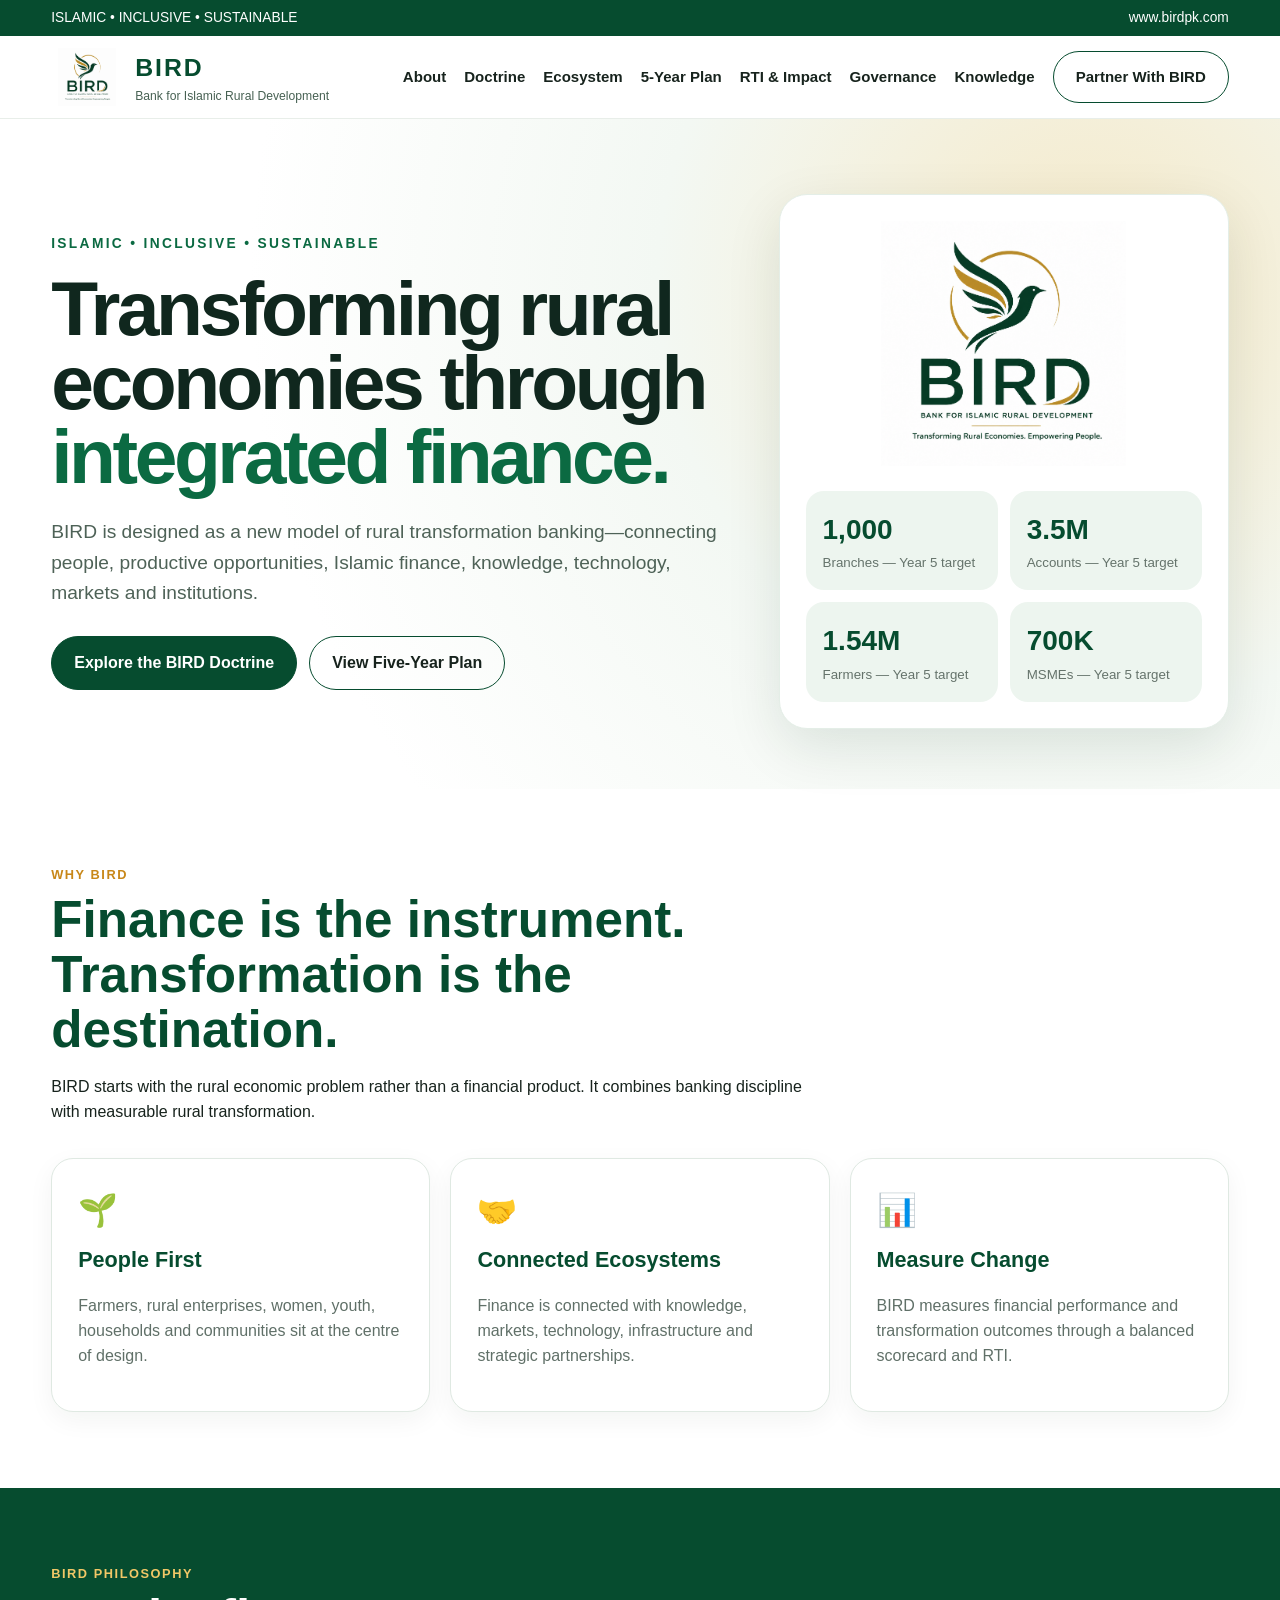
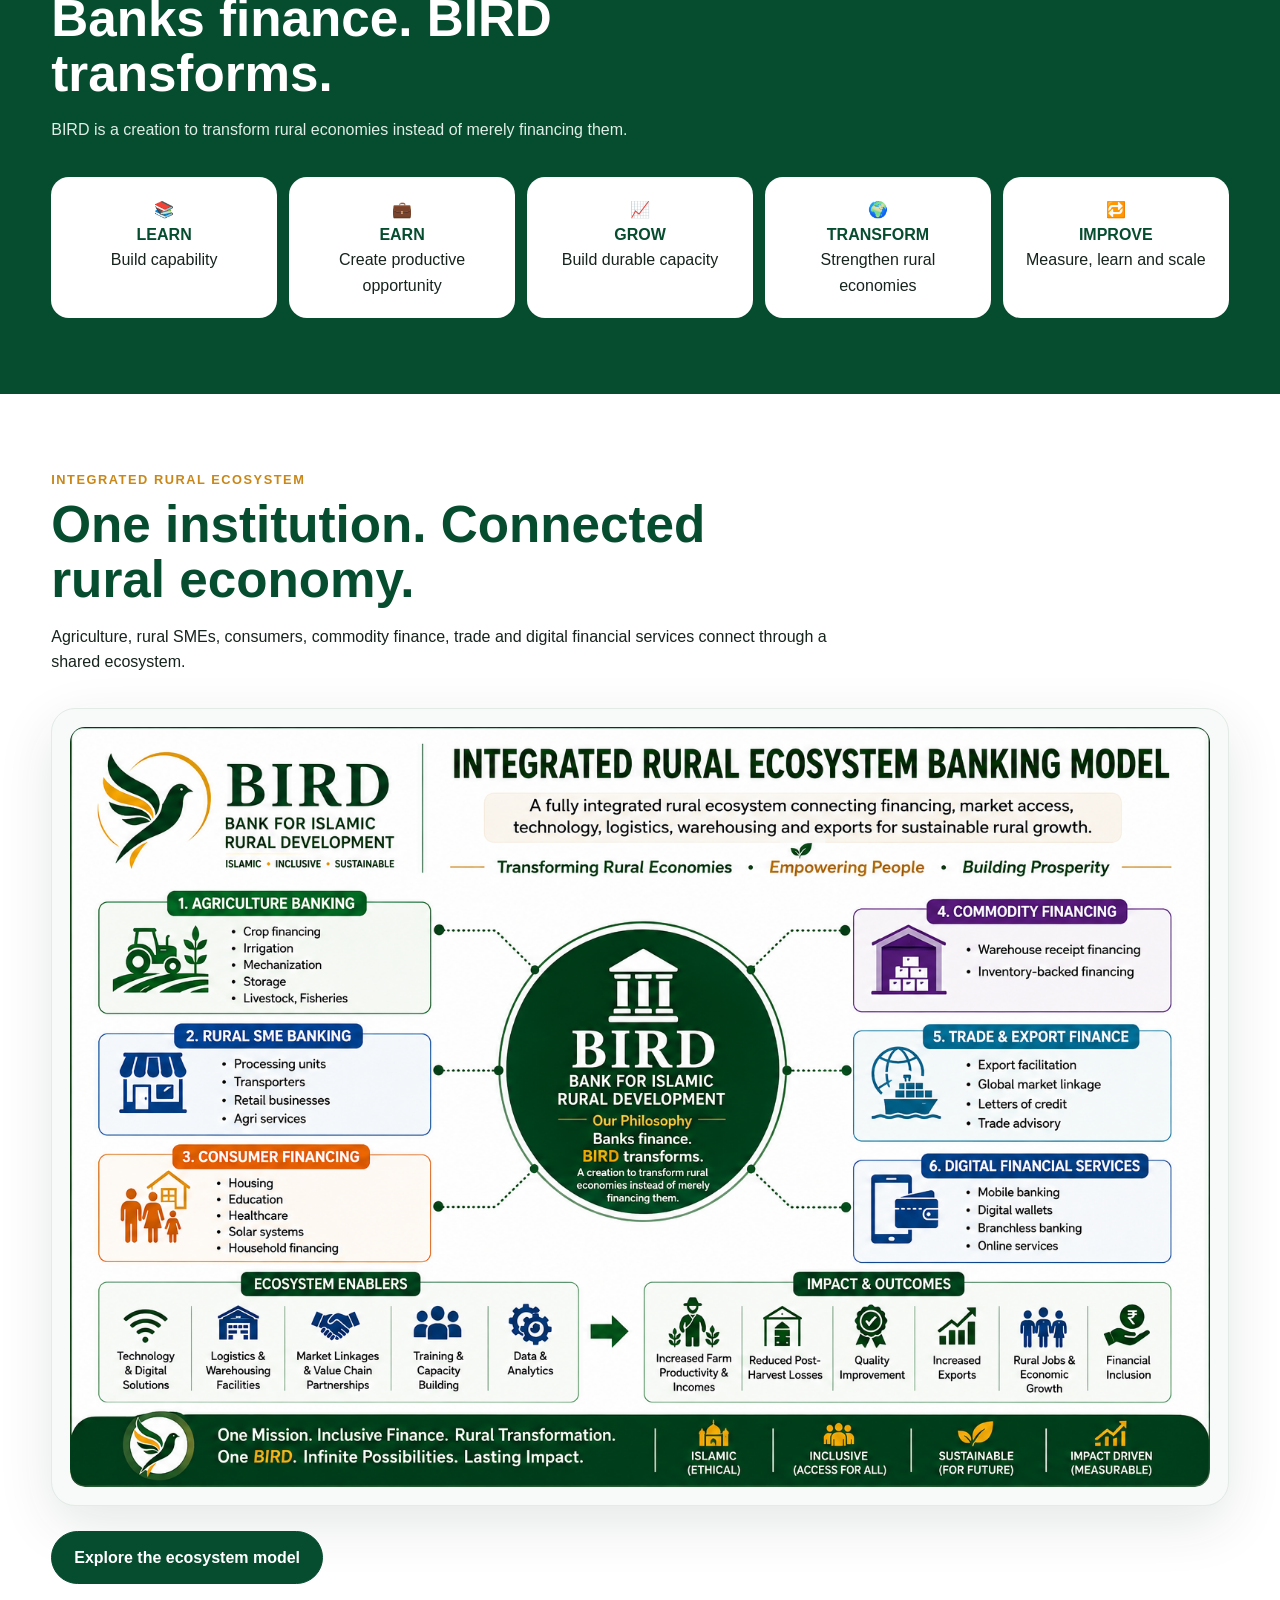
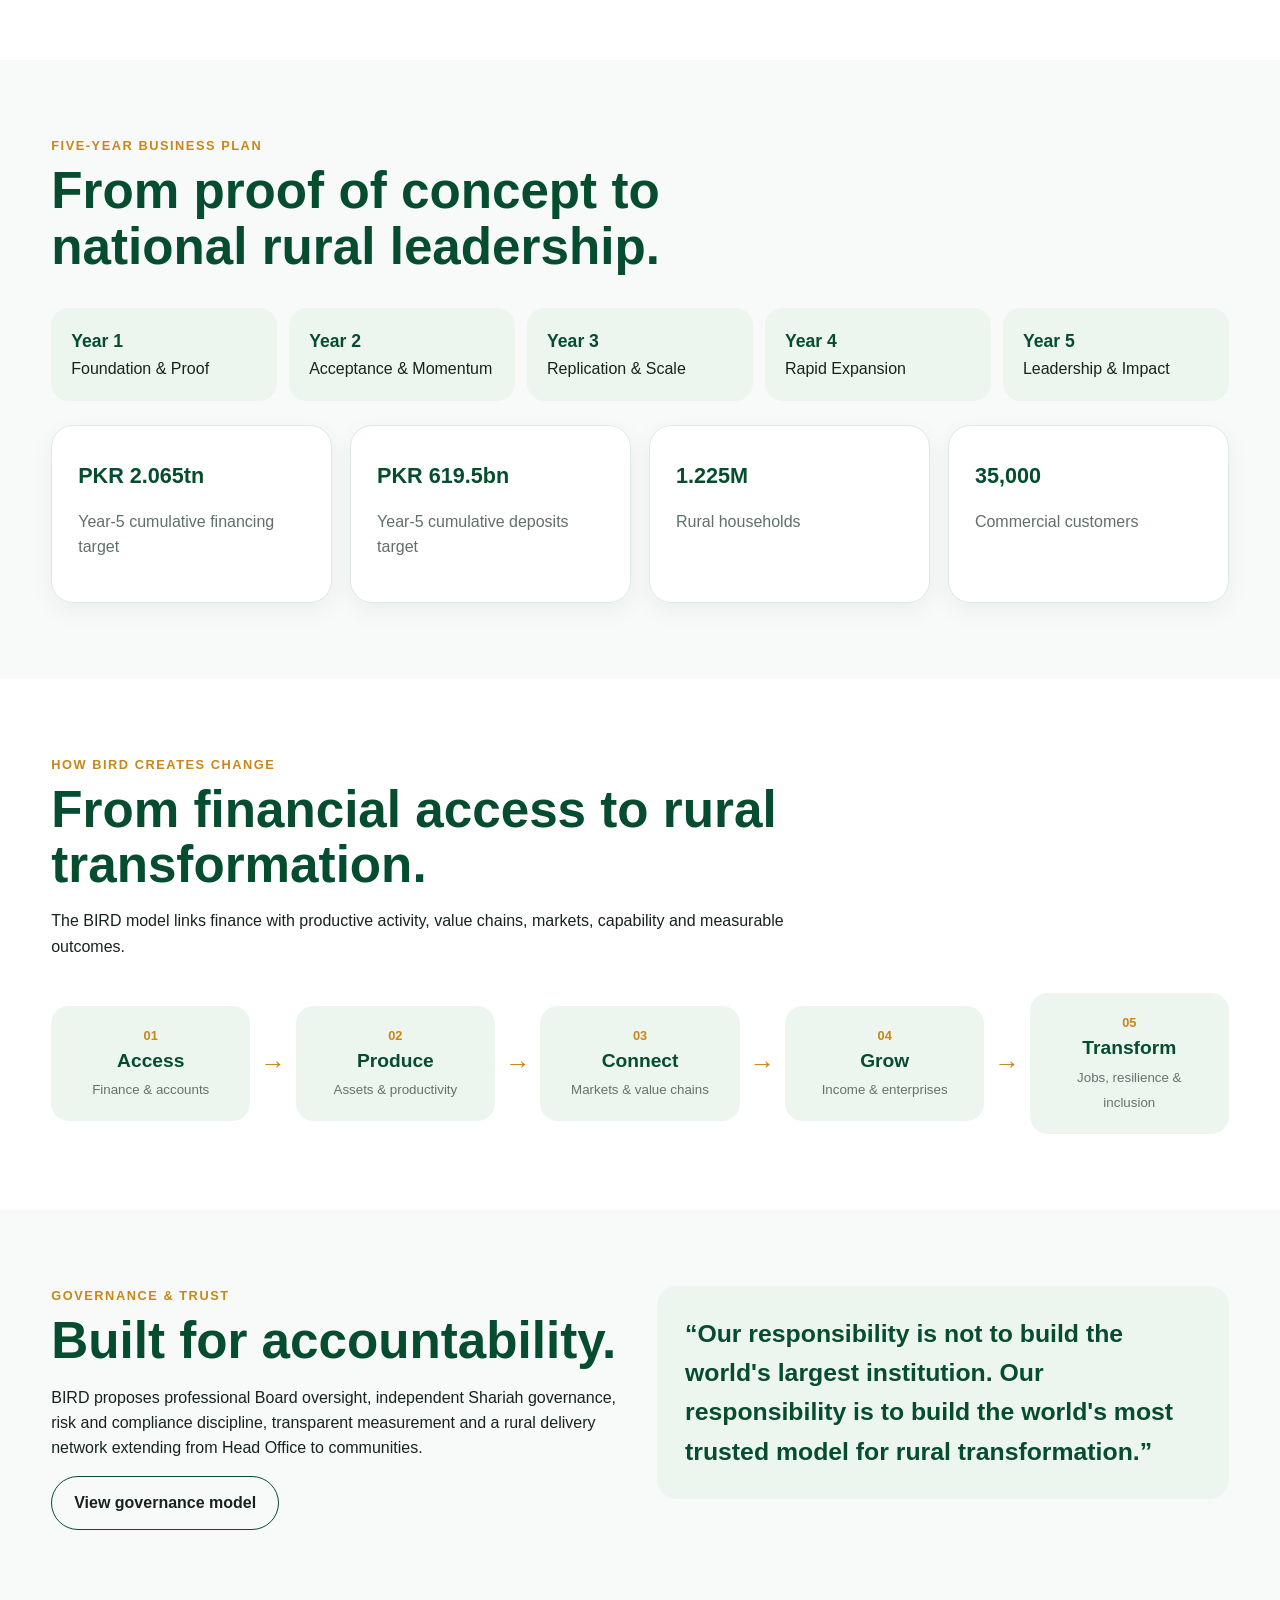
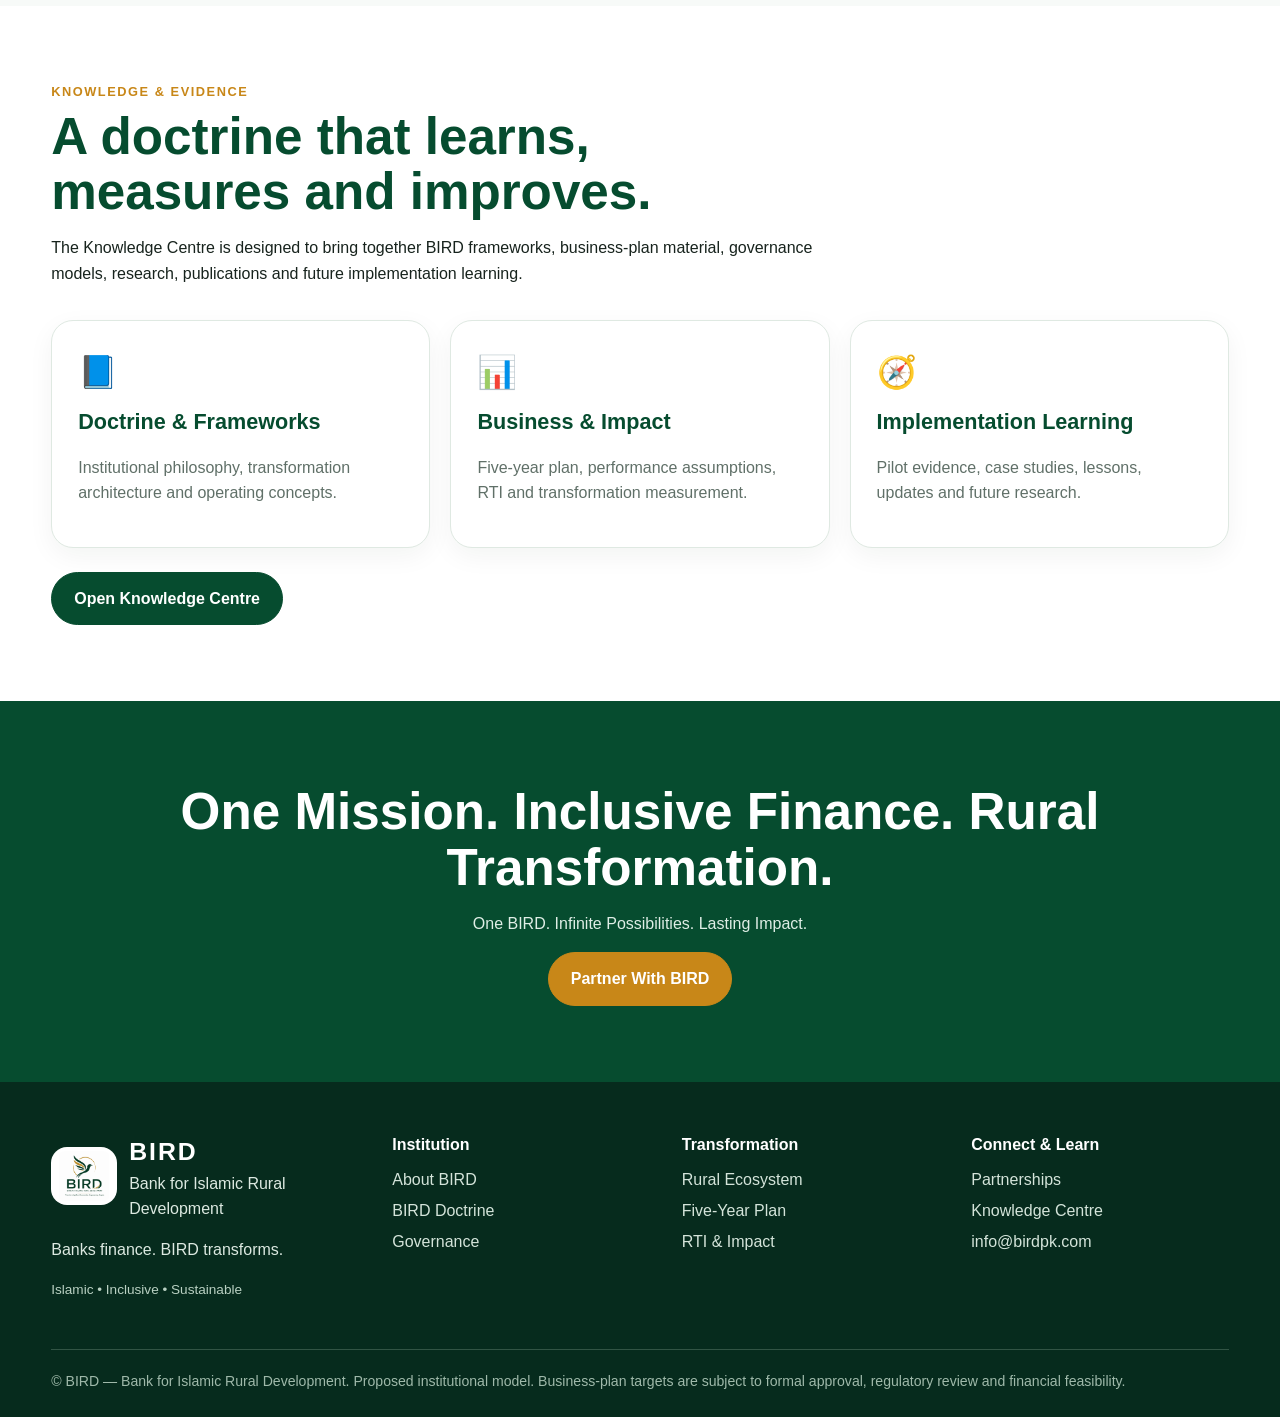
<file: index.html>
<!doctype html><html lang="en"><head><meta charset="utf-8"><meta name="viewport" content="width=device-width,initial-scale=1">
<title>Home | BIRD</title><meta name="description" content="BIRD — Bank for Islamic Rural Development"><link rel="stylesheet" href="styles.css"></head>
<body>
<div class="topbar"><div class="container"><span>ISLAMIC • INCLUSIVE • SUSTAINABLE</span><span>www.birdpk.com</span></div></div>
<header><div class="container nav">
<a class="brand" href="index.html"><img src="assets/bird-logo.png" alt="BIRD logo"><div><div class="brand-title">BIRD</div><div class="brand-sub">Bank for Islamic Rural Development</div></div></a>
<nav id="mainNav">
<a href="about.html">About</a><a href="doctrine.html">Doctrine</a><a href="ecosystem.html">Ecosystem</a>
<a href="five-year-plan.html">5-Year Plan</a><a href="impact.html">RTI & Impact</a><a href="governance.html">Governance</a>
<a href="knowledge.html">Knowledge</a>
<a class="btn" href="partnerships.html">Partner With BIRD</a>
</nav><button class="mobile-toggle" aria-label="Open menu" aria-expanded="false">MENU</button></div></header>

<main>
<section class="hero"><div class="container hero-grid">
<div><div class="kicker">Islamic • Inclusive • Sustainable</div>
<h1>Transforming rural economies through <span>integrated finance.</span></h1>
<p class="lead">BIRD is designed as a new model of rural transformation banking—connecting people, productive opportunities, Islamic finance, knowledge, technology, markets and institutions.</p>
<div style="display:flex;gap:12px;flex-wrap:wrap;margin-top:28px"><a class="btn primary" href="doctrine.html">Explore the BIRD Doctrine</a><a class="btn" href="five-year-plan.html">View Five-Year Plan</a></div>
</div>
<div class="hero-card"><img src="assets/bird-logo.png" alt="BIRD bird symbol and wordmark">
<div class="stats"><div class="stat"><b>1,000</b><small>Branches — Year 5 target</small></div><div class="stat"><b>3.5M</b><small>Accounts — Year 5 target</small></div><div class="stat"><b>1.54M</b><small>Farmers — Year 5 target</small></div><div class="stat"><b>700K</b><small>MSMEs — Year 5 target</small></div></div>
</div></div></section>

<section><div class="container"><div class="section-head"><div class="eyebrow">Why BIRD</div><h2>Finance is the instrument. Transformation is the destination.</h2><p>BIRD starts with the rural economic problem rather than a financial product. It combines banking discipline with measurable rural transformation.</p></div>
<div class="grid-3">
<div class="card"><div class="icon">🌱</div><h3>People First</h3><p>Farmers, rural enterprises, women, youth, households and communities sit at the centre of design.</p></div>
<div class="card"><div class="icon">🤝</div><h3>Connected Ecosystems</h3><p>Finance is connected with knowledge, markets, technology, infrastructure and strategic partnerships.</p></div>
<div class="card"><div class="icon">📊</div><h3>Measure Change</h3><p>BIRD measures financial performance and transformation outcomes through a balanced scorecard and RTI.</p></div>
</div></div></section>

<section class="band"><div class="container"><div class="section-head"><div class="eyebrow" style="color:#f1c767">BIRD Philosophy</div><h2>Banks finance. BIRD transforms.</h2><p>BIRD is a creation to transform rural economies instead of merely financing them.</p></div>
<div class="pillars"><div class="pillar">📚<strong>LEARN</strong>Build capability</div><div class="pillar">💼<strong>EARN</strong>Create productive opportunity</div><div class="pillar">📈<strong>GROW</strong>Build durable capacity</div><div class="pillar">🌍<strong>TRANSFORM</strong>Strengthen rural economies</div><div class="pillar">🔁<strong>IMPROVE</strong>Measure, learn and scale</div></div></div></section>

<section><div class="container"><div class="section-head"><div class="eyebrow">Integrated Rural Ecosystem</div><h2>One institution. Connected rural economy.</h2><p>Agriculture, rural SMEs, consumers, commodity finance, trade and digital financial services connect through a shared ecosystem.</p></div>
<div class="infographic"><img src="assets/ecosystem-model.png" alt="BIRD Integrated Rural Ecosystem Banking Model"></div>
<div style="margin-top:25px"><a class="btn primary" href="ecosystem.html">Explore the ecosystem model</a></div></div></section>

<section style="background:#f7faf8"><div class="container"><div class="section-head"><div class="eyebrow">Five-Year Business Plan</div><h2>From proof of concept to national rural leadership.</h2></div>
<div class="process"><div class="step"><b>Year 1</b><br>Foundation & Proof</div><div class="step"><b>Year 2</b><br>Acceptance & Momentum</div><div class="step"><b>Year 3</b><br>Replication & Scale</div><div class="step"><b>Year 4</b><br>Rapid Expansion</div><div class="step"><b>Year 5</b><br>Leadership & Impact</div></div>
<div class="grid-4" style="margin-top:24px"><div class="card"><h3>PKR 2.065tn</h3><p>Year-5 cumulative financing target</p></div><div class="card"><h3>PKR 619.5bn</h3><p>Year-5 cumulative deposits target</p></div><div class="card"><h3>1.225M</h3><p>Rural households</p></div><div class="card"><h3>35,000</h3><p>Commercial customers</p></div></div>
</div></section>

<section><div class="container"><div class="section-head"><div class="eyebrow">How BIRD Creates Change</div><h2>From financial access to rural transformation.</h2><p>The BIRD model links finance with productive activity, value chains, markets, capability and measurable outcomes.</p></div>
<div class="transformation-strip">
<div><span>01</span><strong>Access</strong><small>Finance & accounts</small></div><b>→</b>
<div><span>02</span><strong>Produce</strong><small>Assets & productivity</small></div><b>→</b>
<div><span>03</span><strong>Connect</strong><small>Markets & value chains</small></div><b>→</b>
<div><span>04</span><strong>Grow</strong><small>Income & enterprises</small></div><b>→</b>
<div><span>05</span><strong>Transform</strong><small>Jobs, resilience & inclusion</small></div>
</div></div></section>

<section class="soft-section"><div class="container"><div class="two-col"><div><div class="eyebrow">Governance & Trust</div><h2>Built for accountability.</h2><p>BIRD proposes professional Board oversight, independent Shariah governance, risk and compliance discipline, transparent measurement and a rural delivery network extending from Head Office to communities.</p><a class="btn" href="governance.html">View governance model</a></div><div class="quote">“Our responsibility is not to build the world's largest institution. Our responsibility is to build the world's most trusted model for rural transformation.”</div></div></div></section>

<section><div class="container"><div class="section-head"><div class="eyebrow">Knowledge & Evidence</div><h2>A doctrine that learns, measures and improves.</h2><p>The Knowledge Centre is designed to bring together BIRD frameworks, business-plan material, governance models, research, publications and future implementation learning.</p></div>
<div class="grid-3"><div class="card"><div class="icon">📘</div><h3>Doctrine & Frameworks</h3><p>Institutional philosophy, transformation architecture and operating concepts.</p></div><div class="card"><div class="icon">📊</div><h3>Business & Impact</h3><p>Five-year plan, performance assumptions, RTI and transformation measurement.</p></div><div class="card"><div class="icon">🧭</div><h3>Implementation Learning</h3><p>Pilot evidence, case studies, lessons, updates and future research.</p></div></div>
<div style="margin-top:24px"><a class="btn primary" href="knowledge.html">Open Knowledge Centre</a></div></div></section>

<section class="band"><div class="container" style="text-align:center"><h2>One Mission. Inclusive Finance. Rural Transformation.</h2><p>One BIRD. Infinite Possibilities. Lasting Impact.</p><a class="btn gold" href="partnerships.html">Partner With BIRD</a></div></section>
</main>

<footer><div class="container">
<div class="footer-grid">
<div><div class="brand"><img src="assets/bird-logo.png" alt="BIRD logo"><div><div class="brand-title" style="color:white">BIRD</div><div>Bank for Islamic Rural Development</div></div></div>
<p>Banks finance. BIRD transforms.</p><p class="footer-note">Islamic • Inclusive • Sustainable</p></div>
<div><h4>Institution</h4><a href="about.html">About BIRD</a><a href="doctrine.html">BIRD Doctrine</a><a href="governance.html">Governance</a></div>
<div><h4>Transformation</h4><a href="ecosystem.html">Rural Ecosystem</a><a href="five-year-plan.html">Five-Year Plan</a><a href="impact.html">RTI & Impact</a></div>
<div><h4>Connect & Learn</h4><a href="partnerships.html">Partnerships</a><a href="knowledge.html">Knowledge Centre</a><a href="mailto:info@birdpk.com">info@birdpk.com</a></div>
</div><div class="copyright">© BIRD — Bank for Islamic Rural Development. Proposed institutional model. Business-plan targets are subject to formal approval, regulatory review and financial feasibility.</div>
</div></footer>
<script src="script.js"></script>
</body></html>
</file>
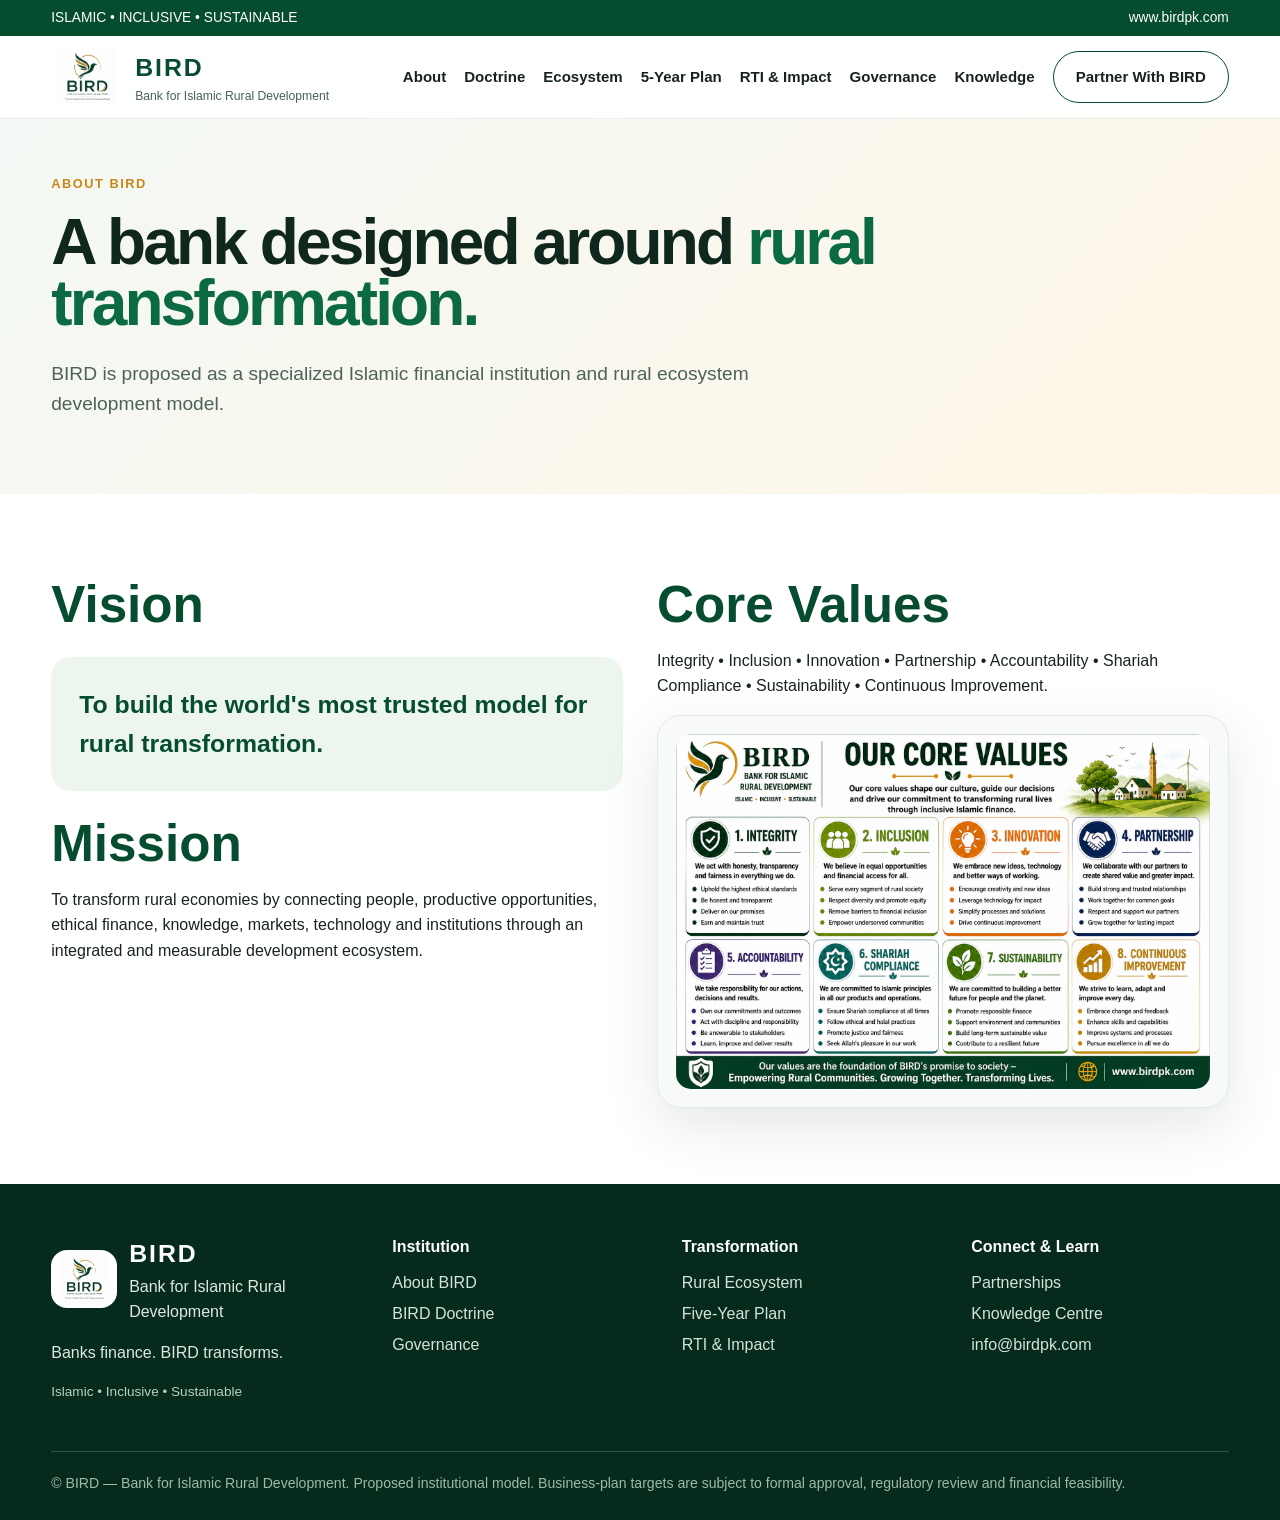
<file: about.html>
<!doctype html><html lang="en"><head><meta charset="utf-8"><meta name="viewport" content="width=device-width,initial-scale=1">
<title>About | BIRD</title><meta name="description" content="BIRD — Bank for Islamic Rural Development"><link rel="stylesheet" href="styles.css"></head>
<body>
<div class="topbar"><div class="container"><span>ISLAMIC • INCLUSIVE • SUSTAINABLE</span><span>www.birdpk.com</span></div></div>
<header><div class="container nav">
<a class="brand" href="index.html"><img src="assets/bird-logo.png" alt="BIRD logo"><div><div class="brand-title">BIRD</div><div class="brand-sub">Bank for Islamic Rural Development</div></div></a>
<nav id="mainNav">
<a href="about.html">About</a><a href="doctrine.html">Doctrine</a><a href="ecosystem.html">Ecosystem</a>
<a href="five-year-plan.html">5-Year Plan</a><a href="impact.html">RTI & Impact</a><a href="governance.html">Governance</a>
<a href="knowledge.html">Knowledge</a>
<a class="btn" href="partnerships.html">Partner With BIRD</a>
</nav><button class="mobile-toggle" aria-label="Open menu" aria-expanded="false">MENU</button></div></header>

<section class="page-hero"><div class="container"><div class="eyebrow">About BIRD</div><h1>A bank designed around <span>rural transformation.</span></h1><p class="lead">BIRD is proposed as a specialized Islamic financial institution and rural ecosystem development model.</p></div></section>
<section><div class="container two-col"><div><h2>Vision</h2><p class="quote">To build the world's most trusted model for rural transformation.</p><h2>Mission</h2><p>To transform rural economies by connecting people, productive opportunities, ethical finance, knowledge, markets, technology and institutions through an integrated and measurable development ecosystem.</p></div><div><h2>Core Values</h2><p>Integrity • Inclusion • Innovation • Partnership • Accountability • Shariah Compliance • Sustainability • Continuous Improvement.</p><div class="infographic"><img src="assets/core-values.png" alt="BIRD Core Values infographic"></div></div></div></section>

<footer><div class="container">
<div class="footer-grid">
<div><div class="brand"><img src="assets/bird-logo.png" alt="BIRD logo"><div><div class="brand-title" style="color:white">BIRD</div><div>Bank for Islamic Rural Development</div></div></div>
<p>Banks finance. BIRD transforms.</p><p class="footer-note">Islamic • Inclusive • Sustainable</p></div>
<div><h4>Institution</h4><a href="about.html">About BIRD</a><a href="doctrine.html">BIRD Doctrine</a><a href="governance.html">Governance</a></div>
<div><h4>Transformation</h4><a href="ecosystem.html">Rural Ecosystem</a><a href="five-year-plan.html">Five-Year Plan</a><a href="impact.html">RTI & Impact</a></div>
<div><h4>Connect & Learn</h4><a href="partnerships.html">Partnerships</a><a href="knowledge.html">Knowledge Centre</a><a href="mailto:info@birdpk.com">info@birdpk.com</a></div>
</div><div class="copyright">© BIRD — Bank for Islamic Rural Development. Proposed institutional model. Business-plan targets are subject to formal approval, regulatory review and financial feasibility.</div>
</div></footer>
<script src="script.js"></script>
</body></html>
</file>
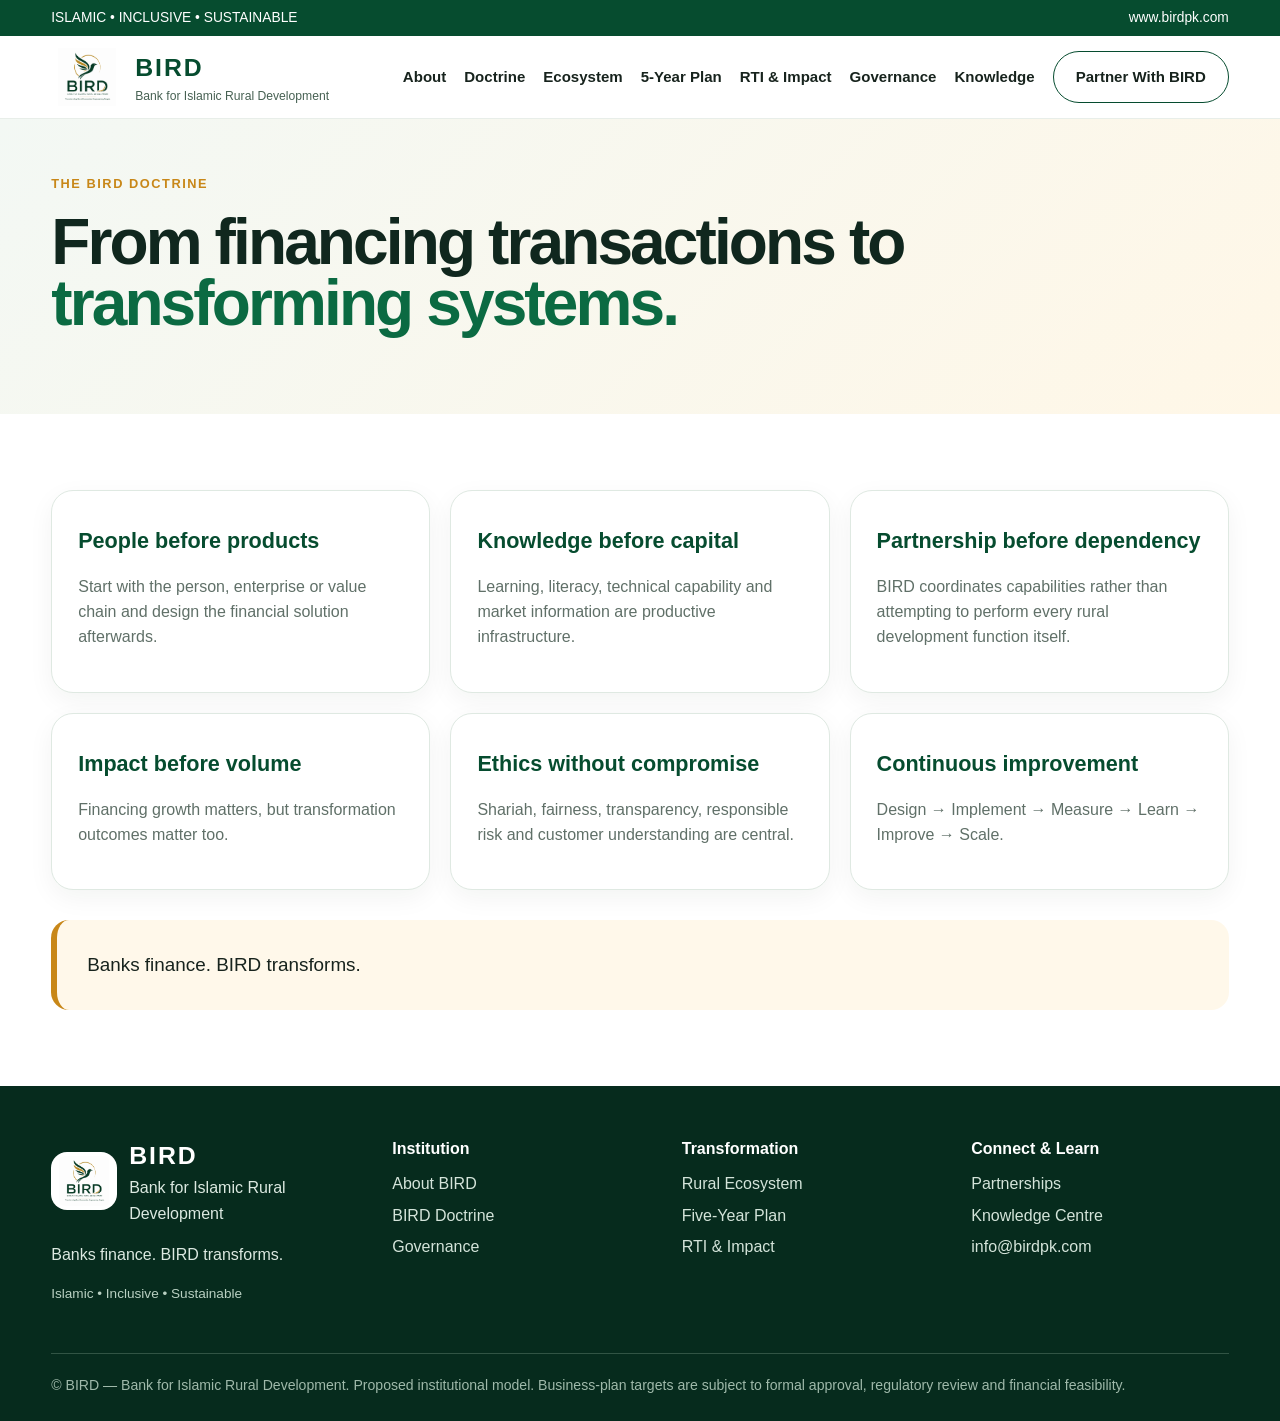
<file: doctrine.html>
<!doctype html><html lang="en"><head><meta charset="utf-8"><meta name="viewport" content="width=device-width,initial-scale=1">
<title>Doctrine | BIRD</title><meta name="description" content="BIRD — Bank for Islamic Rural Development"><link rel="stylesheet" href="styles.css"></head>
<body>
<div class="topbar"><div class="container"><span>ISLAMIC • INCLUSIVE • SUSTAINABLE</span><span>www.birdpk.com</span></div></div>
<header><div class="container nav">
<a class="brand" href="index.html"><img src="assets/bird-logo.png" alt="BIRD logo"><div><div class="brand-title">BIRD</div><div class="brand-sub">Bank for Islamic Rural Development</div></div></a>
<nav id="mainNav">
<a href="about.html">About</a><a href="doctrine.html">Doctrine</a><a href="ecosystem.html">Ecosystem</a>
<a href="five-year-plan.html">5-Year Plan</a><a href="impact.html">RTI & Impact</a><a href="governance.html">Governance</a>
<a href="knowledge.html">Knowledge</a>
<a class="btn" href="partnerships.html">Partner With BIRD</a>
</nav><button class="mobile-toggle" aria-label="Open menu" aria-expanded="false">MENU</button></div></header>

<section class="page-hero"><div class="container"><div class="eyebrow">The BIRD Doctrine</div><h1>From financing transactions to <span>transforming systems.</span></h1></div></section>
<section><div class="container"><div class="grid-3">
<div class="card"><h3>People before products</h3><p>Start with the person, enterprise or value chain and design the financial solution afterwards.</p></div>
<div class="card"><h3>Knowledge before capital</h3><p>Learning, literacy, technical capability and market information are productive infrastructure.</p></div>
<div class="card"><h3>Partnership before dependency</h3><p>BIRD coordinates capabilities rather than attempting to perform every rural development function itself.</p></div>
<div class="card"><h3>Impact before volume</h3><p>Financing growth matters, but transformation outcomes matter too.</p></div>
<div class="card"><h3>Ethics without compromise</h3><p>Shariah, fairness, transparency, responsible risk and customer understanding are central.</p></div>
<div class="card"><h3>Continuous improvement</h3><p>Design → Implement → Measure → Learn → Improve → Scale.</p></div>
</div><div class="callout" style="margin-top:30px">Banks finance. BIRD transforms.</div></div></section>

<footer><div class="container">
<div class="footer-grid">
<div><div class="brand"><img src="assets/bird-logo.png" alt="BIRD logo"><div><div class="brand-title" style="color:white">BIRD</div><div>Bank for Islamic Rural Development</div></div></div>
<p>Banks finance. BIRD transforms.</p><p class="footer-note">Islamic • Inclusive • Sustainable</p></div>
<div><h4>Institution</h4><a href="about.html">About BIRD</a><a href="doctrine.html">BIRD Doctrine</a><a href="governance.html">Governance</a></div>
<div><h4>Transformation</h4><a href="ecosystem.html">Rural Ecosystem</a><a href="five-year-plan.html">Five-Year Plan</a><a href="impact.html">RTI & Impact</a></div>
<div><h4>Connect & Learn</h4><a href="partnerships.html">Partnerships</a><a href="knowledge.html">Knowledge Centre</a><a href="mailto:info@birdpk.com">info@birdpk.com</a></div>
</div><div class="copyright">© BIRD — Bank for Islamic Rural Development. Proposed institutional model. Business-plan targets are subject to formal approval, regulatory review and financial feasibility.</div>
</div></footer>
<script src="script.js"></script>
</body></html>
</file>
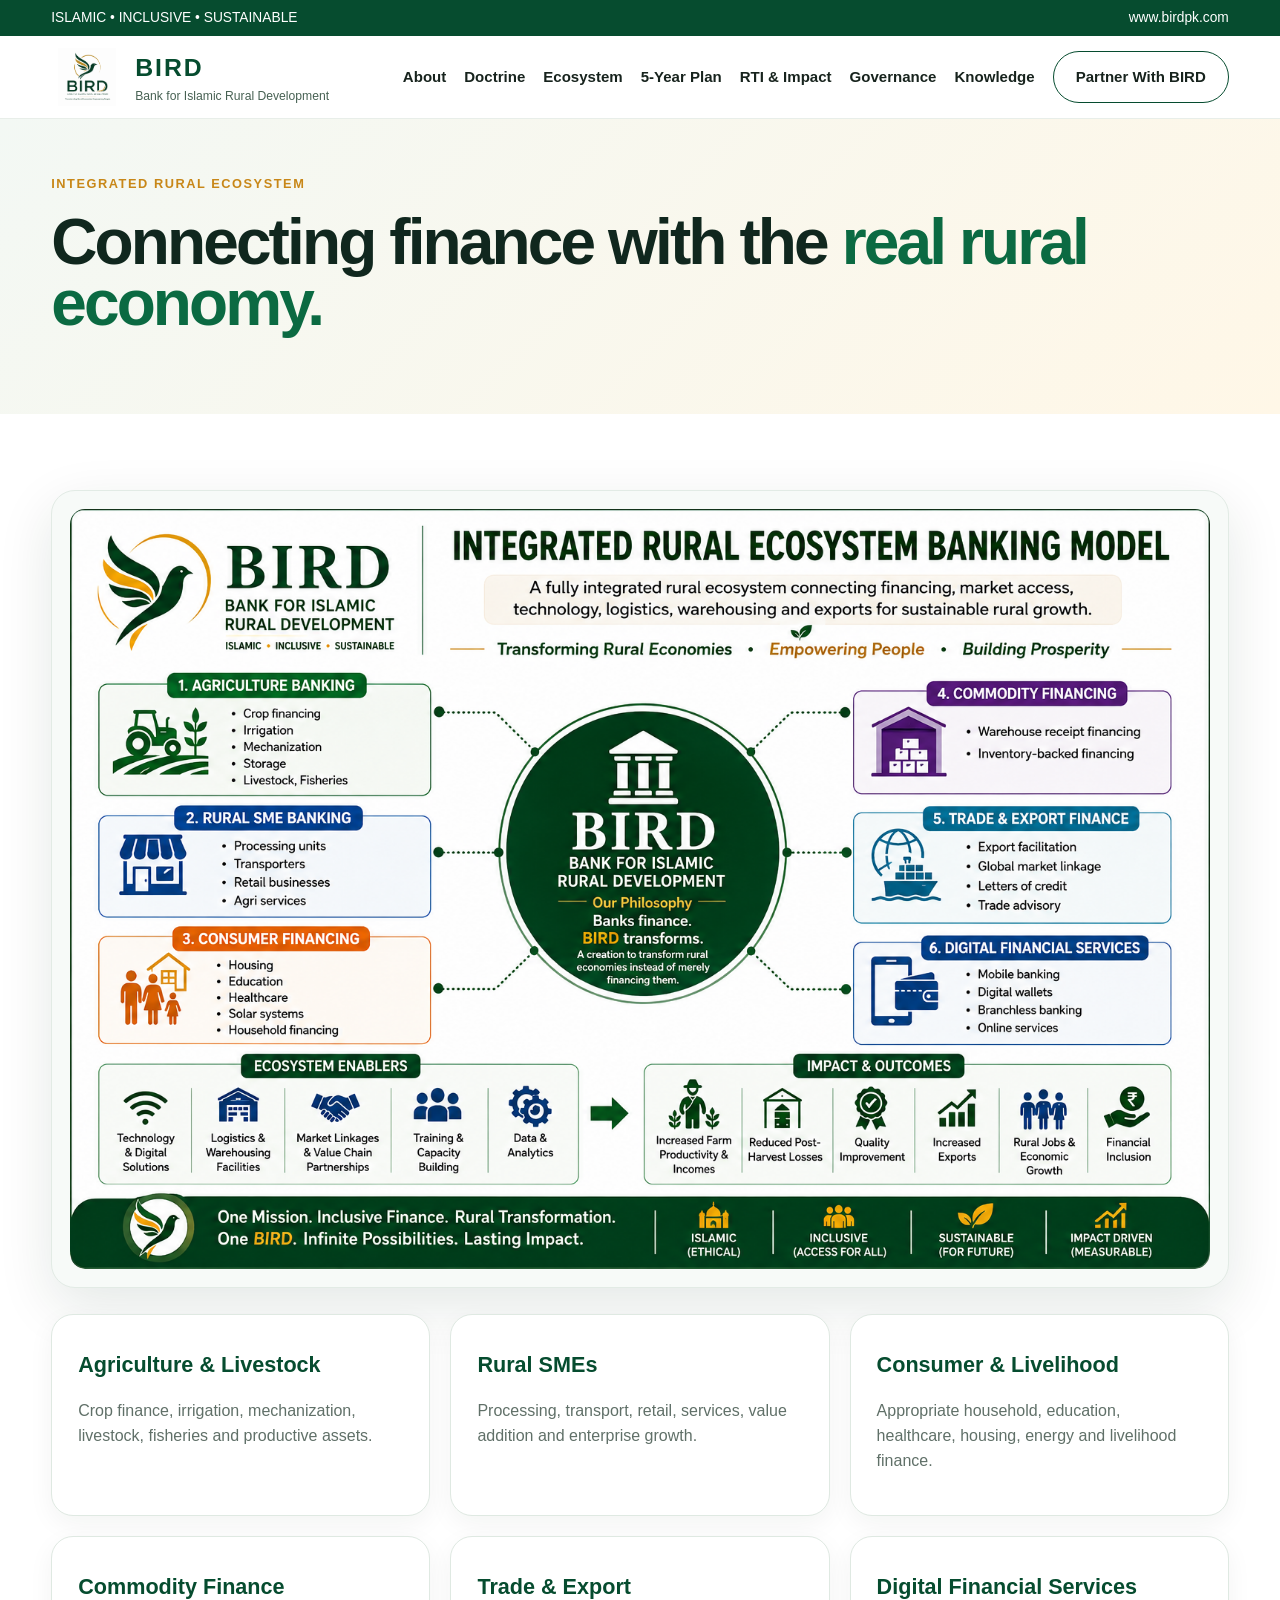
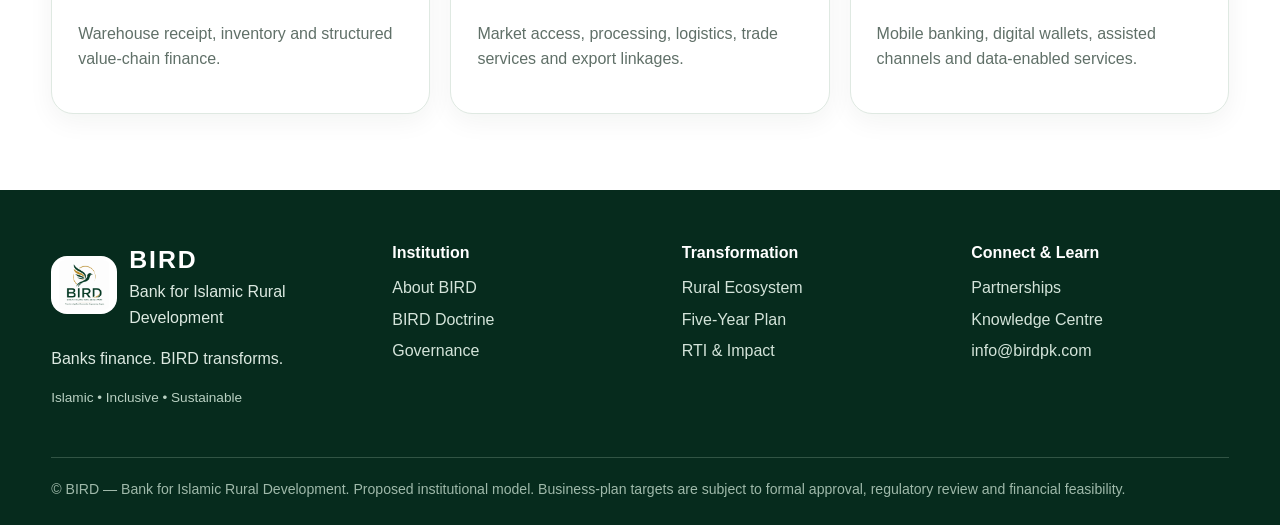
<file: ecosystem.html>
<!doctype html><html lang="en"><head><meta charset="utf-8"><meta name="viewport" content="width=device-width,initial-scale=1">
<title>Rural Ecosystem | BIRD</title><meta name="description" content="BIRD — Bank for Islamic Rural Development"><link rel="stylesheet" href="styles.css"></head>
<body>
<div class="topbar"><div class="container"><span>ISLAMIC • INCLUSIVE • SUSTAINABLE</span><span>www.birdpk.com</span></div></div>
<header><div class="container nav">
<a class="brand" href="index.html"><img src="assets/bird-logo.png" alt="BIRD logo"><div><div class="brand-title">BIRD</div><div class="brand-sub">Bank for Islamic Rural Development</div></div></a>
<nav id="mainNav">
<a href="about.html">About</a><a href="doctrine.html">Doctrine</a><a href="ecosystem.html">Ecosystem</a>
<a href="five-year-plan.html">5-Year Plan</a><a href="impact.html">RTI & Impact</a><a href="governance.html">Governance</a>
<a href="knowledge.html">Knowledge</a>
<a class="btn" href="partnerships.html">Partner With BIRD</a>
</nav><button class="mobile-toggle" aria-label="Open menu" aria-expanded="false">MENU</button></div></header>

<section class="page-hero"><div class="container"><div class="eyebrow">Integrated Rural Ecosystem</div><h1>Connecting finance with the <span>real rural economy.</span></h1></div></section>
<section><div class="container"><div class="infographic"><img src="assets/ecosystem-model.png" alt="Integrated Rural Ecosystem Banking Model"></div>
<div class="grid-3" style="margin-top:26px">
<div class="card"><h3>Agriculture & Livestock</h3><p>Crop finance, irrigation, mechanization, livestock, fisheries and productive assets.</p></div>
<div class="card"><h3>Rural SMEs</h3><p>Processing, transport, retail, services, value addition and enterprise growth.</p></div>
<div class="card"><h3>Consumer & Livelihood</h3><p>Appropriate household, education, healthcare, housing, energy and livelihood finance.</p></div>
<div class="card"><h3>Commodity Finance</h3><p>Warehouse receipt, inventory and structured value-chain finance.</p></div>
<div class="card"><h3>Trade & Export</h3><p>Market access, processing, logistics, trade services and export linkages.</p></div>
<div class="card"><h3>Digital Financial Services</h3><p>Mobile banking, digital wallets, assisted channels and data-enabled services.</p></div>
</div></div></section>

<footer><div class="container">
<div class="footer-grid">
<div><div class="brand"><img src="assets/bird-logo.png" alt="BIRD logo"><div><div class="brand-title" style="color:white">BIRD</div><div>Bank for Islamic Rural Development</div></div></div>
<p>Banks finance. BIRD transforms.</p><p class="footer-note">Islamic • Inclusive • Sustainable</p></div>
<div><h4>Institution</h4><a href="about.html">About BIRD</a><a href="doctrine.html">BIRD Doctrine</a><a href="governance.html">Governance</a></div>
<div><h4>Transformation</h4><a href="ecosystem.html">Rural Ecosystem</a><a href="five-year-plan.html">Five-Year Plan</a><a href="impact.html">RTI & Impact</a></div>
<div><h4>Connect & Learn</h4><a href="partnerships.html">Partnerships</a><a href="knowledge.html">Knowledge Centre</a><a href="mailto:info@birdpk.com">info@birdpk.com</a></div>
</div><div class="copyright">© BIRD — Bank for Islamic Rural Development. Proposed institutional model. Business-plan targets are subject to formal approval, regulatory review and financial feasibility.</div>
</div></footer>
<script src="script.js"></script>
</body></html>
</file>
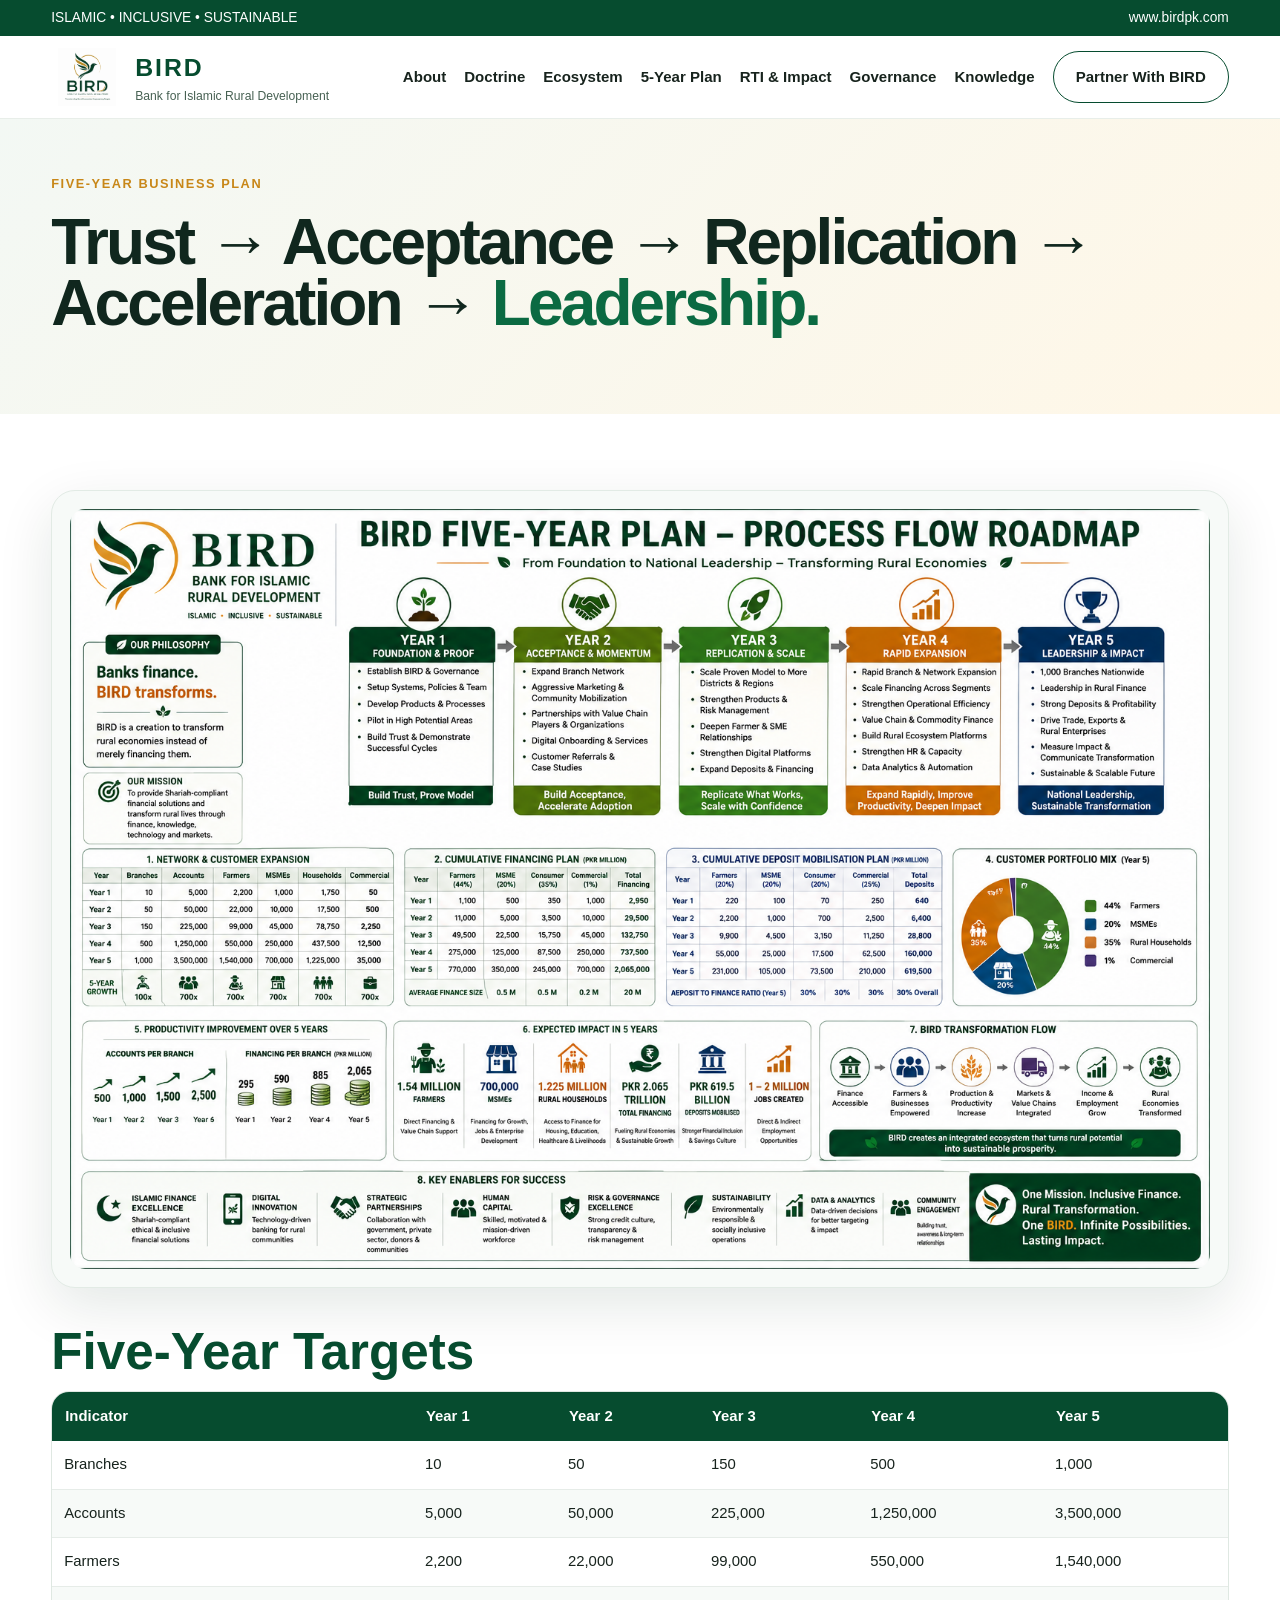
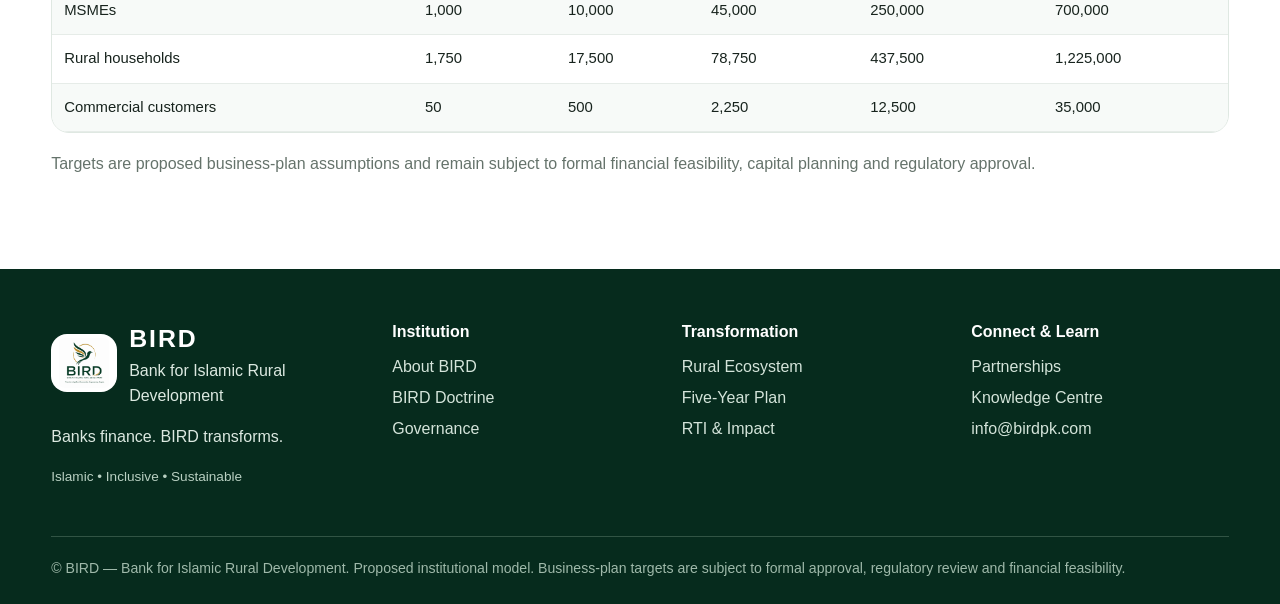
<file: five-year-plan.html>
<!doctype html><html lang="en"><head><meta charset="utf-8"><meta name="viewport" content="width=device-width,initial-scale=1">
<title>Five-Year Plan | BIRD</title><meta name="description" content="BIRD — Bank for Islamic Rural Development"><link rel="stylesheet" href="styles.css"></head>
<body>
<div class="topbar"><div class="container"><span>ISLAMIC • INCLUSIVE • SUSTAINABLE</span><span>www.birdpk.com</span></div></div>
<header><div class="container nav">
<a class="brand" href="index.html"><img src="assets/bird-logo.png" alt="BIRD logo"><div><div class="brand-title">BIRD</div><div class="brand-sub">Bank for Islamic Rural Development</div></div></a>
<nav id="mainNav">
<a href="about.html">About</a><a href="doctrine.html">Doctrine</a><a href="ecosystem.html">Ecosystem</a>
<a href="five-year-plan.html">5-Year Plan</a><a href="impact.html">RTI & Impact</a><a href="governance.html">Governance</a>
<a href="knowledge.html">Knowledge</a>
<a class="btn" href="partnerships.html">Partner With BIRD</a>
</nav><button class="mobile-toggle" aria-label="Open menu" aria-expanded="false">MENU</button></div></header>

<section class="page-hero"><div class="container"><div class="eyebrow">Five-Year Business Plan</div><h1>Trust → Acceptance → Replication → Acceleration → <span>Leadership.</span></h1></div></section>
<section><div class="container"><div class="infographic"><img src="assets/five-year-roadmap.png" alt="BIRD Five-Year Business Plan Process Flow"></div>
<h2 style="margin-top:36px">Five-Year Targets</h2>
<div class="table-wrap"><table><thead><tr><th>Indicator</th><th>Year 1</th><th>Year 2</th><th>Year 3</th><th>Year 4</th><th>Year 5</th></tr></thead>
<tbody>
<tr><td>Branches</td><td>10</td><td>50</td><td>150</td><td>500</td><td>1,000</td></tr>
<tr><td>Accounts</td><td>5,000</td><td>50,000</td><td>225,000</td><td>1,250,000</td><td>3,500,000</td></tr>
<tr><td>Farmers</td><td>2,200</td><td>22,000</td><td>99,000</td><td>550,000</td><td>1,540,000</td></tr>
<tr><td>MSMEs</td><td>1,000</td><td>10,000</td><td>45,000</td><td>250,000</td><td>700,000</td></tr>
<tr><td>Rural households</td><td>1,750</td><td>17,500</td><td>78,750</td><td>437,500</td><td>1,225,000</td></tr>
<tr><td>Commercial customers</td><td>50</td><td>500</td><td>2,250</td><td>12,500</td><td>35,000</td></tr>
</tbody></table></div>
<p style="margin-top:18px;color:#65736b">Targets are proposed business-plan assumptions and remain subject to formal financial feasibility, capital planning and regulatory approval.</p>
</div></section>

<footer><div class="container">
<div class="footer-grid">
<div><div class="brand"><img src="assets/bird-logo.png" alt="BIRD logo"><div><div class="brand-title" style="color:white">BIRD</div><div>Bank for Islamic Rural Development</div></div></div>
<p>Banks finance. BIRD transforms.</p><p class="footer-note">Islamic • Inclusive • Sustainable</p></div>
<div><h4>Institution</h4><a href="about.html">About BIRD</a><a href="doctrine.html">BIRD Doctrine</a><a href="governance.html">Governance</a></div>
<div><h4>Transformation</h4><a href="ecosystem.html">Rural Ecosystem</a><a href="five-year-plan.html">Five-Year Plan</a><a href="impact.html">RTI & Impact</a></div>
<div><h4>Connect & Learn</h4><a href="partnerships.html">Partnerships</a><a href="knowledge.html">Knowledge Centre</a><a href="mailto:info@birdpk.com">info@birdpk.com</a></div>
</div><div class="copyright">© BIRD — Bank for Islamic Rural Development. Proposed institutional model. Business-plan targets are subject to formal approval, regulatory review and financial feasibility.</div>
</div></footer>
<script src="script.js"></script>
</body></html>
</file>
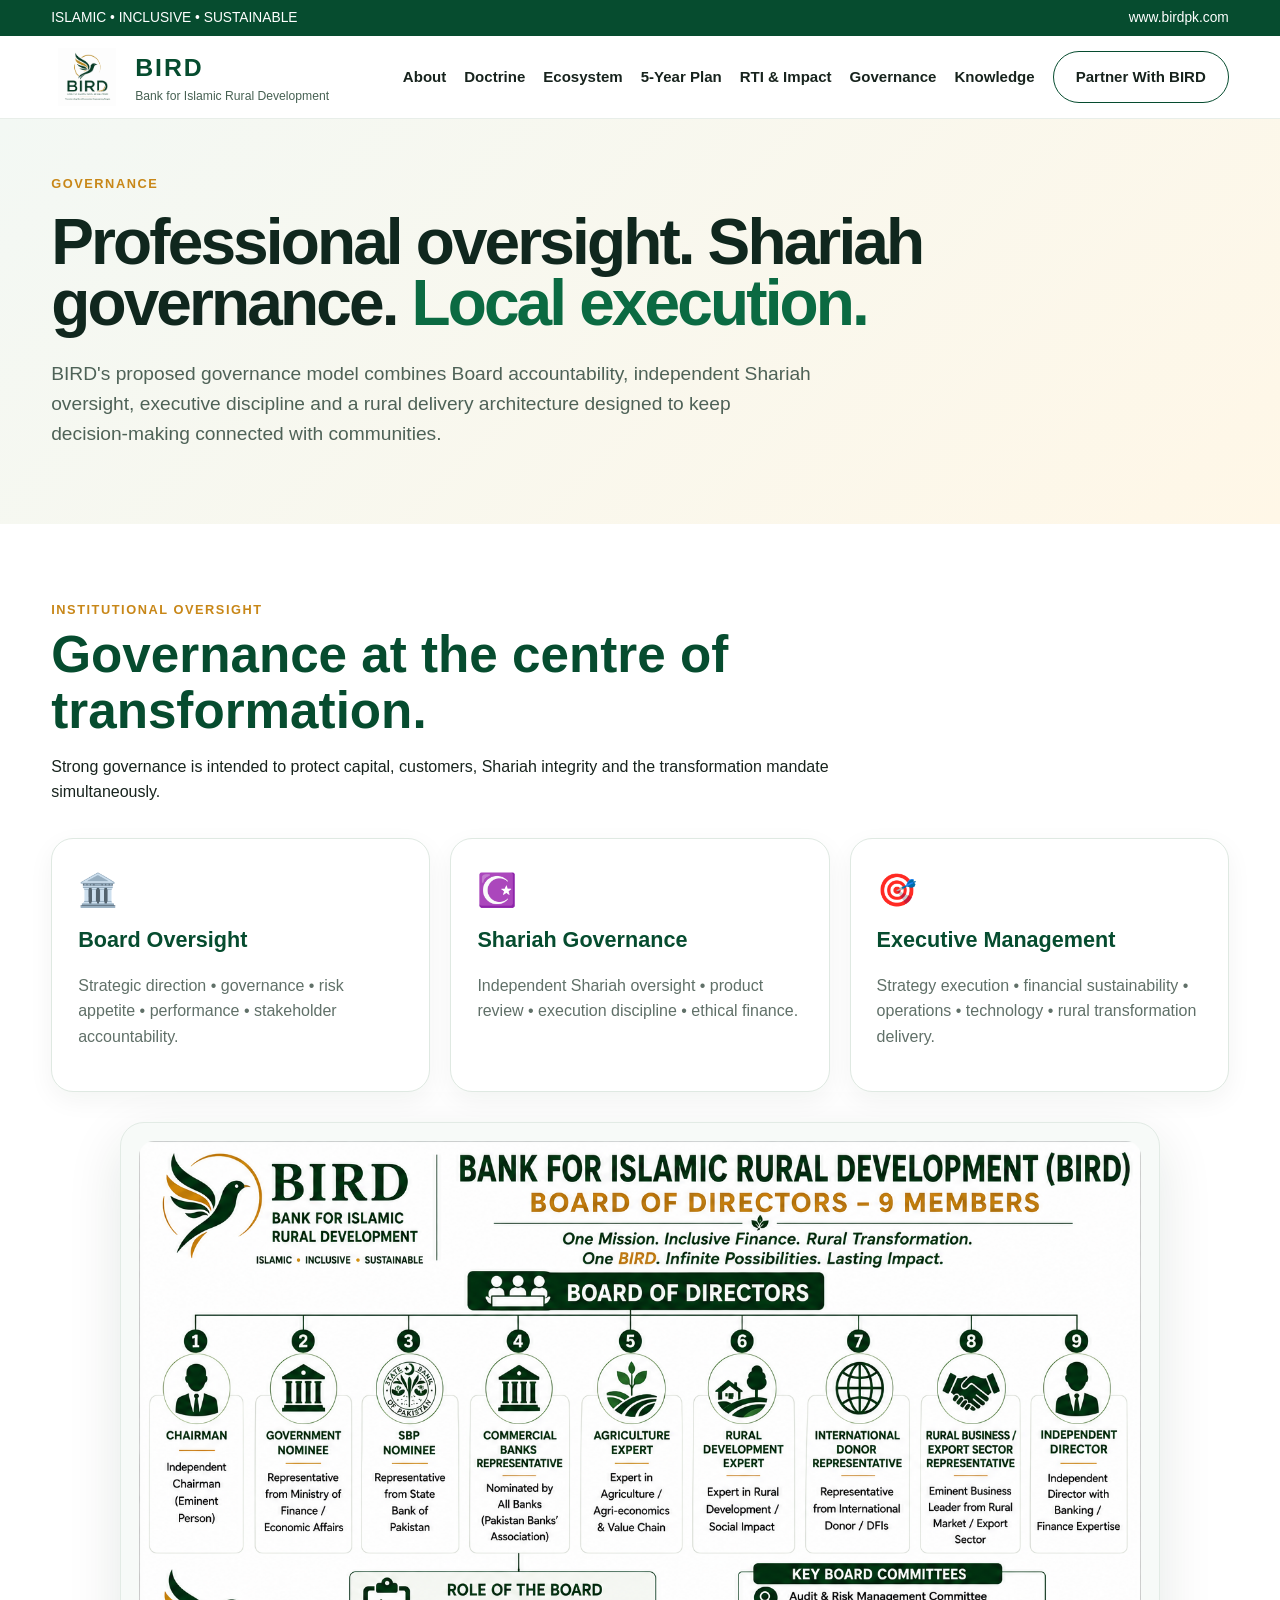
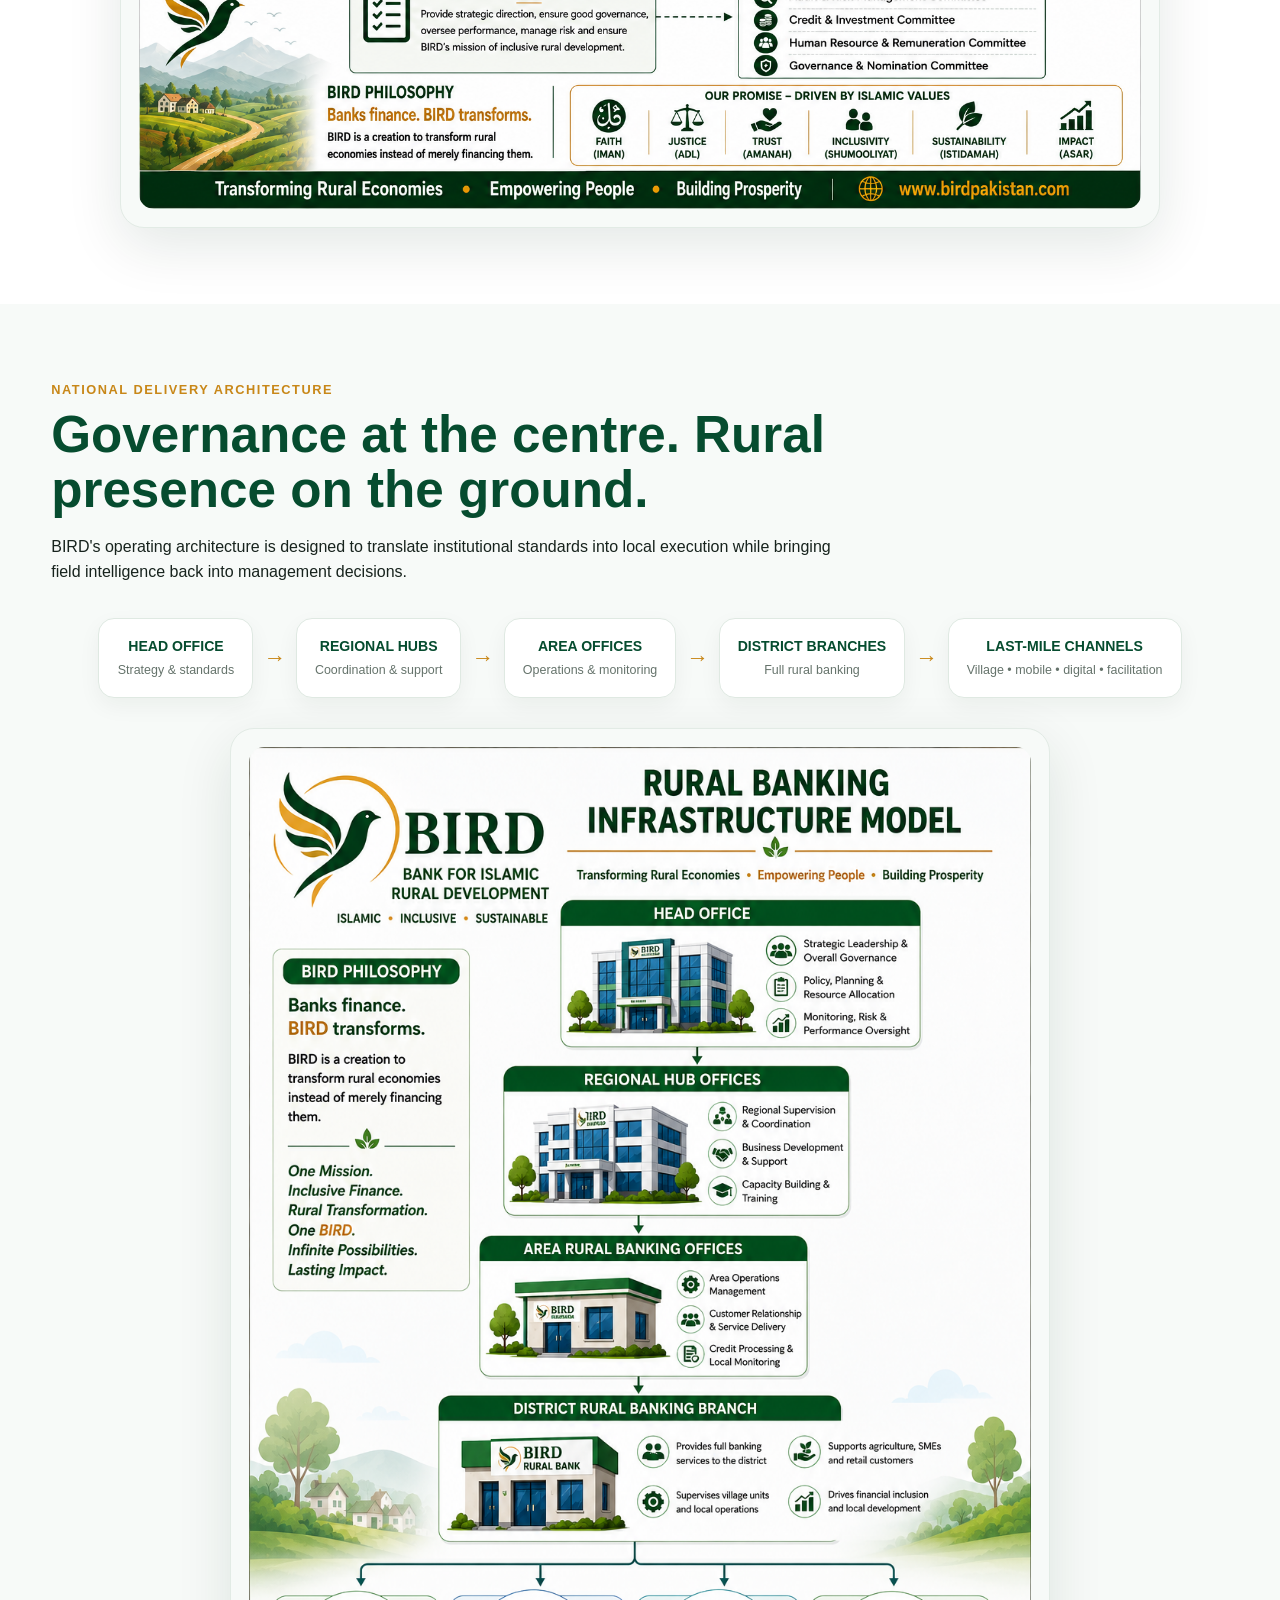
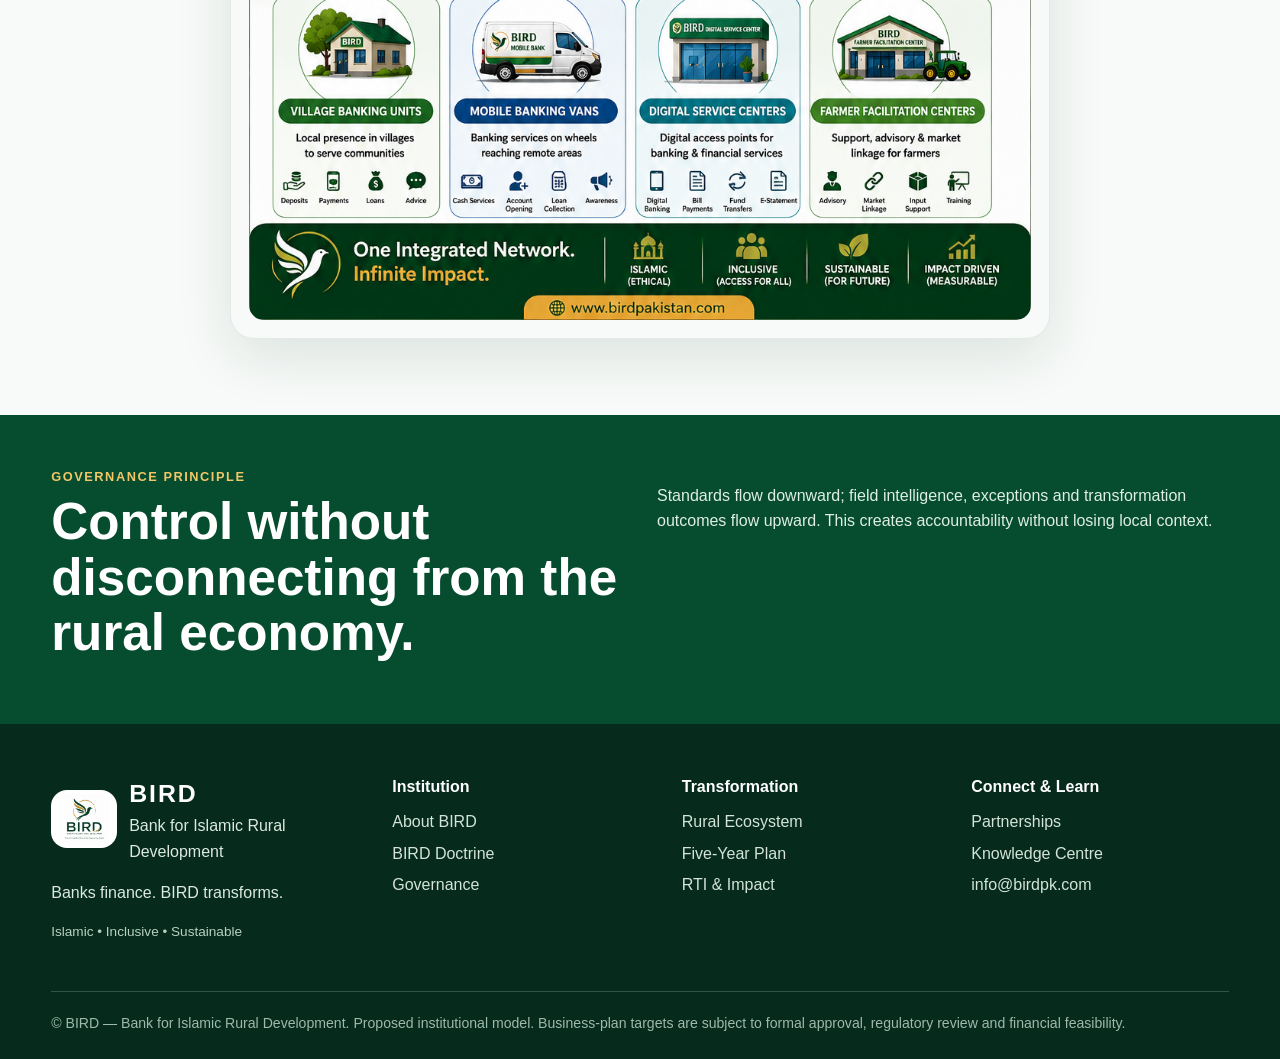
<file: governance.html>
<!doctype html><html lang="en"><head><meta charset="utf-8"><meta name="viewport" content="width=device-width,initial-scale=1">
<title>Governance | BIRD</title><meta name="description" content="BIRD — Bank for Islamic Rural Development"><link rel="stylesheet" href="styles.css"></head>
<body>
<div class="topbar"><div class="container"><span>ISLAMIC • INCLUSIVE • SUSTAINABLE</span><span>www.birdpk.com</span></div></div>
<header><div class="container nav">
<a class="brand" href="index.html"><img src="assets/bird-logo.png" alt="BIRD logo"><div><div class="brand-title">BIRD</div><div class="brand-sub">Bank for Islamic Rural Development</div></div></a>
<nav id="mainNav">
<a href="about.html">About</a><a href="doctrine.html">Doctrine</a><a href="ecosystem.html">Ecosystem</a>
<a href="five-year-plan.html">5-Year Plan</a><a href="impact.html">RTI & Impact</a><a href="governance.html">Governance</a>
<a href="knowledge.html">Knowledge</a>
<a class="btn" href="partnerships.html">Partner With BIRD</a>
</nav><button class="mobile-toggle" aria-label="Open menu" aria-expanded="false">MENU</button></div></header>

<section class="page-hero"><div class="container"><div class="eyebrow">Governance</div><h1>Professional oversight. Shariah governance. <span>Local execution.</span></h1>
<p class="lead">BIRD's proposed governance model combines Board accountability, independent Shariah oversight, executive discipline and a rural delivery architecture designed to keep decision-making connected with communities.</p></div></section>

<section><div class="container">
<div class="section-head"><div class="eyebrow">Institutional Oversight</div><h2>Governance at the centre of transformation.</h2><p>Strong governance is intended to protect capital, customers, Shariah integrity and the transformation mandate simultaneously.</p></div>
<div class="governance-grid">
<div class="card governance-card"><div class="icon">🏛️</div><h3>Board Oversight</h3><p>Strategic direction • governance • risk appetite • performance • stakeholder accountability.</p></div>
<div class="card governance-card"><div class="icon">☪️</div><h3>Shariah Governance</h3><p>Independent Shariah oversight • product review • execution discipline • ethical finance.</p></div>
<div class="card governance-card"><div class="icon">🎯</div><h3>Executive Management</h3><p>Strategy execution • financial sustainability • operations • technology • rural transformation delivery.</p></div>
</div>
<div class="infographic governance-board"><img src="assets/board-model.png" alt="BIRD Board of Directors governance model"></div>
</div></section>

<section class="soft-section"><div class="container">
<div class="section-head"><div class="eyebrow">National Delivery Architecture</div><h2>Governance at the centre. Rural presence on the ground.</h2><p>BIRD's operating architecture is designed to translate institutional standards into local execution while bringing field intelligence back into management decisions.</p></div>
<div class="delivery-flow">
<div><strong>HEAD OFFICE</strong><span>Strategy & standards</span></div><b>→</b>
<div><strong>REGIONAL HUBS</strong><span>Coordination & support</span></div><b>→</b>
<div><strong>AREA OFFICES</strong><span>Operations & monitoring</span></div><b>→</b>
<div><strong>DISTRICT BRANCHES</strong><span>Full rural banking</span></div><b>→</b>
<div><strong>LAST-MILE CHANNELS</strong><span>Village • mobile • digital • facilitation</span></div>
</div>
<div class="infographic governance-infra"><img src="assets/infrastructure-model.png" alt="BIRD rural banking infrastructure model"></div>
</div></section>

<section class="band compact-band"><div class="container two-col"><div><div class="eyebrow" style="color:#f1c767">Governance Principle</div><h2>Control without disconnecting from the rural economy.</h2></div><div><p>Standards flow downward; field intelligence, exceptions and transformation outcomes flow upward. This creates accountability without losing local context.</p></div></div></section>

<footer><div class="container">
<div class="footer-grid">
<div><div class="brand"><img src="assets/bird-logo.png" alt="BIRD logo"><div><div class="brand-title" style="color:white">BIRD</div><div>Bank for Islamic Rural Development</div></div></div>
<p>Banks finance. BIRD transforms.</p><p class="footer-note">Islamic • Inclusive • Sustainable</p></div>
<div><h4>Institution</h4><a href="about.html">About BIRD</a><a href="doctrine.html">BIRD Doctrine</a><a href="governance.html">Governance</a></div>
<div><h4>Transformation</h4><a href="ecosystem.html">Rural Ecosystem</a><a href="five-year-plan.html">Five-Year Plan</a><a href="impact.html">RTI & Impact</a></div>
<div><h4>Connect & Learn</h4><a href="partnerships.html">Partnerships</a><a href="knowledge.html">Knowledge Centre</a><a href="mailto:info@birdpk.com">info@birdpk.com</a></div>
</div><div class="copyright">© BIRD — Bank for Islamic Rural Development. Proposed institutional model. Business-plan targets are subject to formal approval, regulatory review and financial feasibility.</div>
</div></footer>
<script src="script.js"></script>
</body></html>
</file>
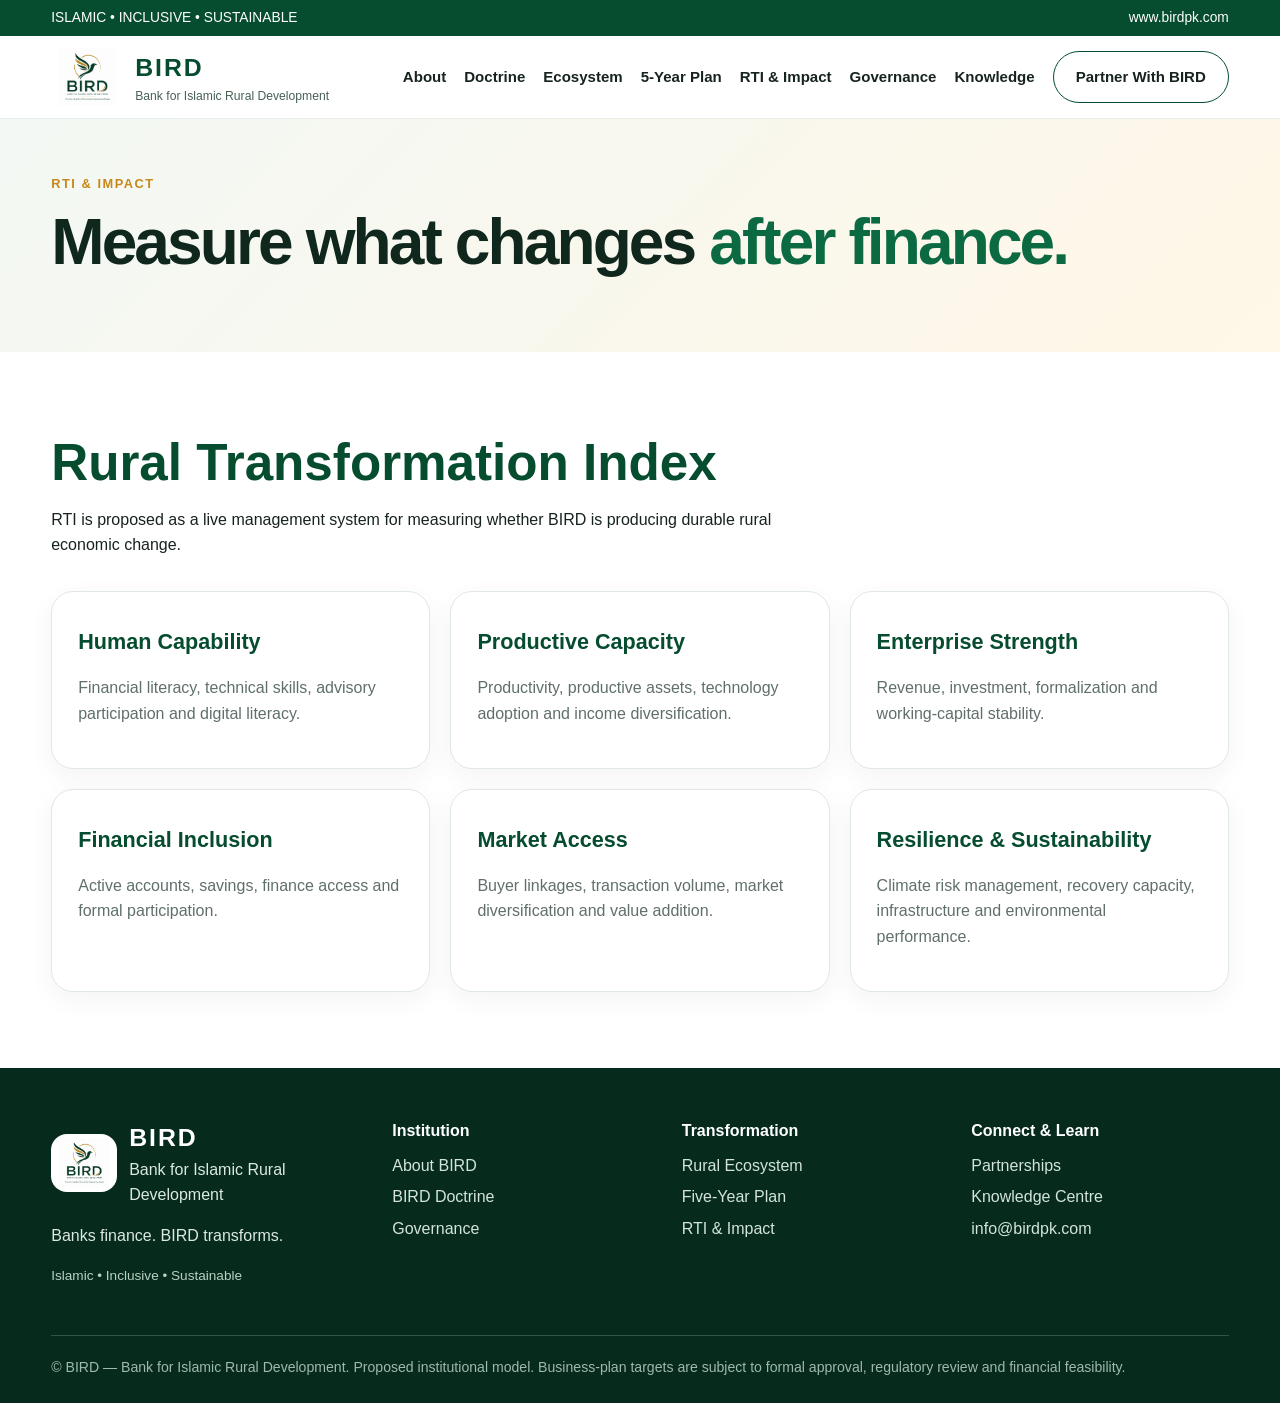
<file: impact.html>
<!doctype html><html lang="en"><head><meta charset="utf-8"><meta name="viewport" content="width=device-width,initial-scale=1">
<title>RTI & Impact | BIRD</title><meta name="description" content="BIRD — Bank for Islamic Rural Development"><link rel="stylesheet" href="styles.css"></head>
<body>
<div class="topbar"><div class="container"><span>ISLAMIC • INCLUSIVE • SUSTAINABLE</span><span>www.birdpk.com</span></div></div>
<header><div class="container nav">
<a class="brand" href="index.html"><img src="assets/bird-logo.png" alt="BIRD logo"><div><div class="brand-title">BIRD</div><div class="brand-sub">Bank for Islamic Rural Development</div></div></a>
<nav id="mainNav">
<a href="about.html">About</a><a href="doctrine.html">Doctrine</a><a href="ecosystem.html">Ecosystem</a>
<a href="five-year-plan.html">5-Year Plan</a><a href="impact.html">RTI & Impact</a><a href="governance.html">Governance</a>
<a href="knowledge.html">Knowledge</a>
<a class="btn" href="partnerships.html">Partner With BIRD</a>
</nav><button class="mobile-toggle" aria-label="Open menu" aria-expanded="false">MENU</button></div></header>

<section class="page-hero"><div class="container"><div class="eyebrow">RTI & Impact</div><h1>Measure what changes <span>after finance.</span></h1></div></section>
<section><div class="container"><div class="section-head"><h2>Rural Transformation Index</h2><p>RTI is proposed as a live management system for measuring whether BIRD is producing durable rural economic change.</p></div>
<div class="grid-3">
<div class="card"><h3>Human Capability</h3><p>Financial literacy, technical skills, advisory participation and digital literacy.</p></div>
<div class="card"><h3>Productive Capacity</h3><p>Productivity, productive assets, technology adoption and income diversification.</p></div>
<div class="card"><h3>Enterprise Strength</h3><p>Revenue, investment, formalization and working-capital stability.</p></div>
<div class="card"><h3>Financial Inclusion</h3><p>Active accounts, savings, finance access and formal participation.</p></div>
<div class="card"><h3>Market Access</h3><p>Buyer linkages, transaction volume, market diversification and value addition.</p></div>
<div class="card"><h3>Resilience & Sustainability</h3><p>Climate risk management, recovery capacity, infrastructure and environmental performance.</p></div>
</div></div></section>

<footer><div class="container">
<div class="footer-grid">
<div><div class="brand"><img src="assets/bird-logo.png" alt="BIRD logo"><div><div class="brand-title" style="color:white">BIRD</div><div>Bank for Islamic Rural Development</div></div></div>
<p>Banks finance. BIRD transforms.</p><p class="footer-note">Islamic • Inclusive • Sustainable</p></div>
<div><h4>Institution</h4><a href="about.html">About BIRD</a><a href="doctrine.html">BIRD Doctrine</a><a href="governance.html">Governance</a></div>
<div><h4>Transformation</h4><a href="ecosystem.html">Rural Ecosystem</a><a href="five-year-plan.html">Five-Year Plan</a><a href="impact.html">RTI & Impact</a></div>
<div><h4>Connect & Learn</h4><a href="partnerships.html">Partnerships</a><a href="knowledge.html">Knowledge Centre</a><a href="mailto:info@birdpk.com">info@birdpk.com</a></div>
</div><div class="copyright">© BIRD — Bank for Islamic Rural Development. Proposed institutional model. Business-plan targets are subject to formal approval, regulatory review and financial feasibility.</div>
</div></footer>
<script src="script.js"></script>
</body></html>
</file>
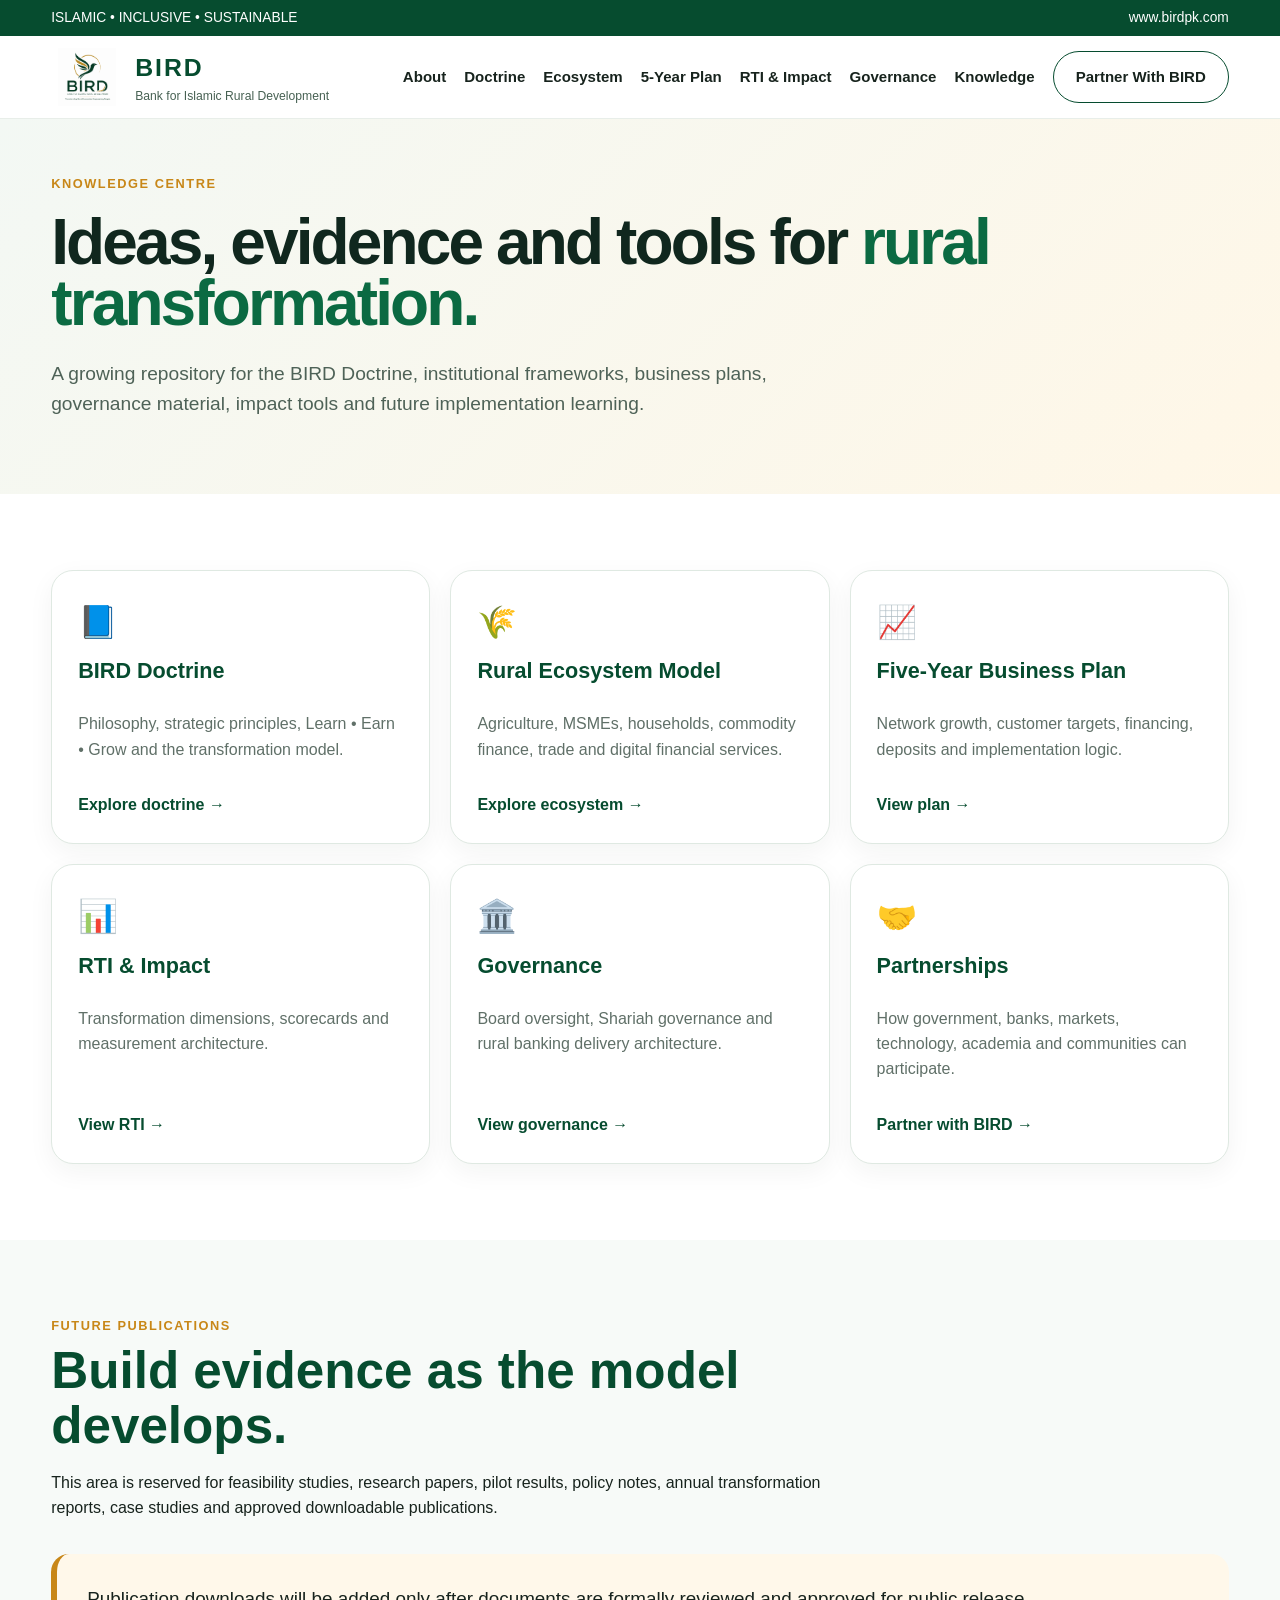
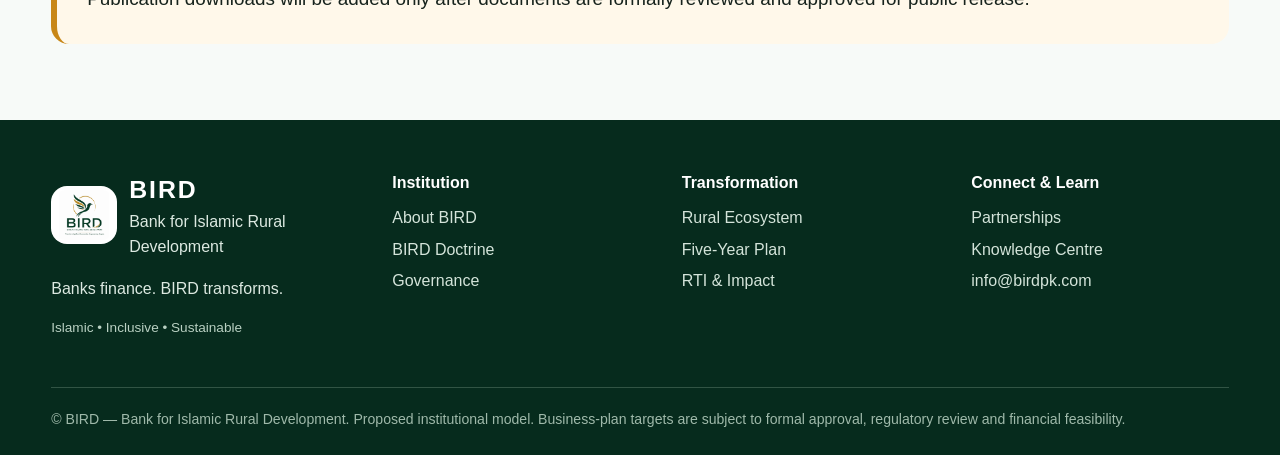
<file: knowledge.html>
<!doctype html><html lang="en"><head><meta charset="utf-8"><meta name="viewport" content="width=device-width,initial-scale=1">
<title>Knowledge Centre | BIRD</title><meta name="description" content="BIRD Knowledge Centre — doctrine, business plan, governance, impact and implementation learning."><link rel="stylesheet" href="styles.css"></head>
<body>
<div class="topbar"><div class="container"><span>ISLAMIC • INCLUSIVE • SUSTAINABLE</span><span>www.birdpk.com</span></div></div>
<header><div class="container nav">
<a class="brand" href="index.html"><img src="assets/bird-logo.png" alt="BIRD logo"><div><div class="brand-title">BIRD</div><div class="brand-sub">Bank for Islamic Rural Development</div></div></a>
<nav id="mainNav">
<a href="about.html">About</a><a href="doctrine.html">Doctrine</a><a href="ecosystem.html">Ecosystem</a>
<a href="five-year-plan.html">5-Year Plan</a><a href="impact.html">RTI & Impact</a><a href="governance.html">Governance</a>
<a href="knowledge.html">Knowledge</a>
<a class="btn" href="partnerships.html">Partner With BIRD</a>
</nav><button class="mobile-toggle" aria-label="Open menu" aria-expanded="false">MENU</button></div></header>

<section class="page-hero"><div class="container"><div class="eyebrow">Knowledge Centre</div><h1>Ideas, evidence and tools for <span>rural transformation.</span></h1><p class="lead">A growing repository for the BIRD Doctrine, institutional frameworks, business plans, governance material, impact tools and future implementation learning.</p></div></section>

<section><div class="container"><div class="grid-3">
<div class="card resource-card"><div class="icon">📘</div><h3>BIRD Doctrine</h3><p>Philosophy, strategic principles, Learn • Earn • Grow and the transformation model.</p><a class="text-link" href="doctrine.html">Explore doctrine →</a></div>
<div class="card resource-card"><div class="icon">🌾</div><h3>Rural Ecosystem Model</h3><p>Agriculture, MSMEs, households, commodity finance, trade and digital financial services.</p><a class="text-link" href="ecosystem.html">Explore ecosystem →</a></div>
<div class="card resource-card"><div class="icon">📈</div><h3>Five-Year Business Plan</h3><p>Network growth, customer targets, financing, deposits and implementation logic.</p><a class="text-link" href="five-year-plan.html">View plan →</a></div>
<div class="card resource-card"><div class="icon">📊</div><h3>RTI & Impact</h3><p>Transformation dimensions, scorecards and measurement architecture.</p><a class="text-link" href="impact.html">View RTI →</a></div>
<div class="card resource-card"><div class="icon">🏛️</div><h3>Governance</h3><p>Board oversight, Shariah governance and rural banking delivery architecture.</p><a class="text-link" href="governance.html">View governance →</a></div>
<div class="card resource-card"><div class="icon">🤝</div><h3>Partnerships</h3><p>How government, banks, markets, technology, academia and communities can participate.</p><a class="text-link" href="partnerships.html">Partner with BIRD →</a></div>
</div></div></section>

<section class="soft-section"><div class="container"><div class="section-head"><div class="eyebrow">Future Publications</div><h2>Build evidence as the model develops.</h2><p>This area is reserved for feasibility studies, research papers, pilot results, policy notes, annual transformation reports, case studies and approved downloadable publications.</p></div>
<div class="callout">Publication downloads will be added only after documents are formally reviewed and approved for public release.</div></div></section>
<footer><div class="container">
<div class="footer-grid">
<div><div class="brand"><img src="assets/bird-logo.png" alt="BIRD logo"><div><div class="brand-title" style="color:white">BIRD</div><div>Bank for Islamic Rural Development</div></div></div>
<p>Banks finance. BIRD transforms.</p><p class="footer-note">Islamic • Inclusive • Sustainable</p></div>
<div><h4>Institution</h4><a href="about.html">About BIRD</a><a href="doctrine.html">BIRD Doctrine</a><a href="governance.html">Governance</a></div>
<div><h4>Transformation</h4><a href="ecosystem.html">Rural Ecosystem</a><a href="five-year-plan.html">Five-Year Plan</a><a href="impact.html">RTI & Impact</a></div>
<div><h4>Connect & Learn</h4><a href="partnerships.html">Partnerships</a><a href="knowledge.html">Knowledge Centre</a><a href="mailto:info@birdpk.com">info@birdpk.com</a></div>
</div><div class="copyright">© BIRD — Bank for Islamic Rural Development. Proposed institutional model. Business-plan targets are subject to formal approval, regulatory review and financial feasibility.</div>
</div></footer>
<script src="script.js"></script>
</body></html>
</file>
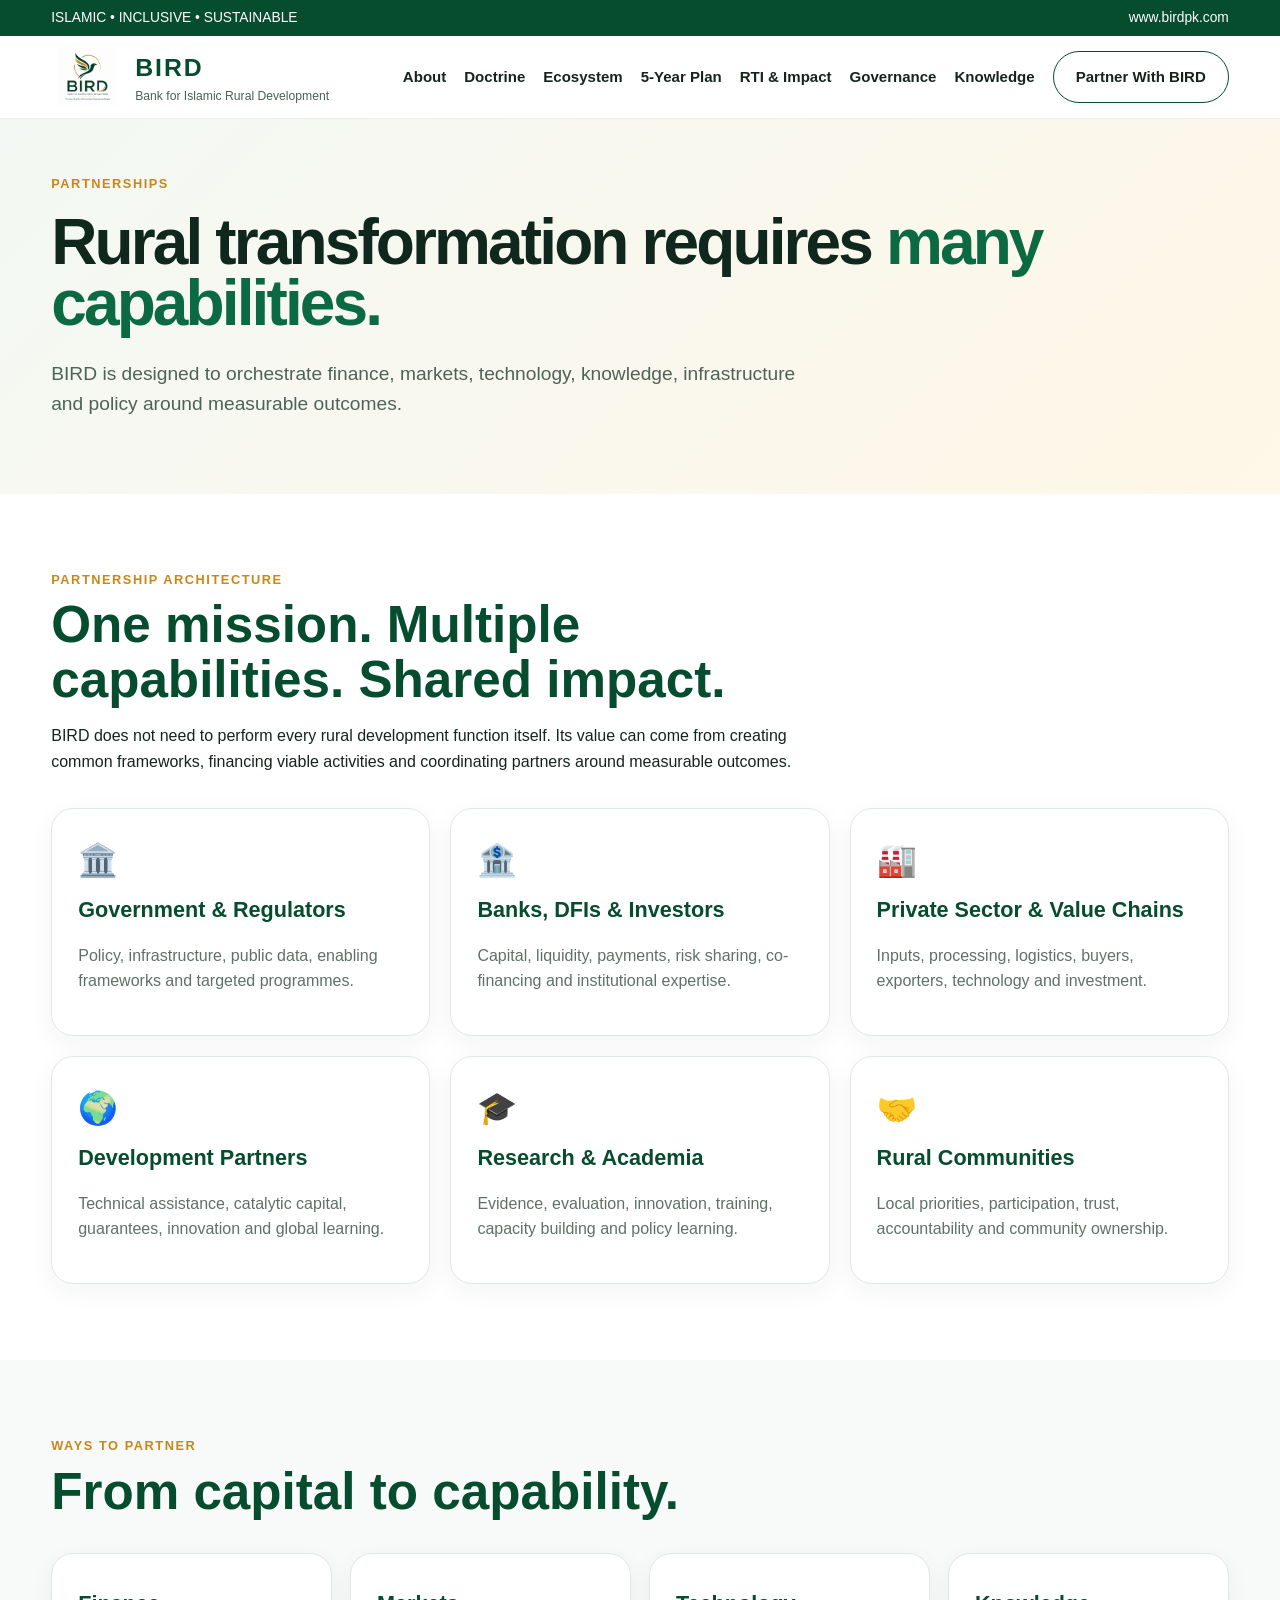
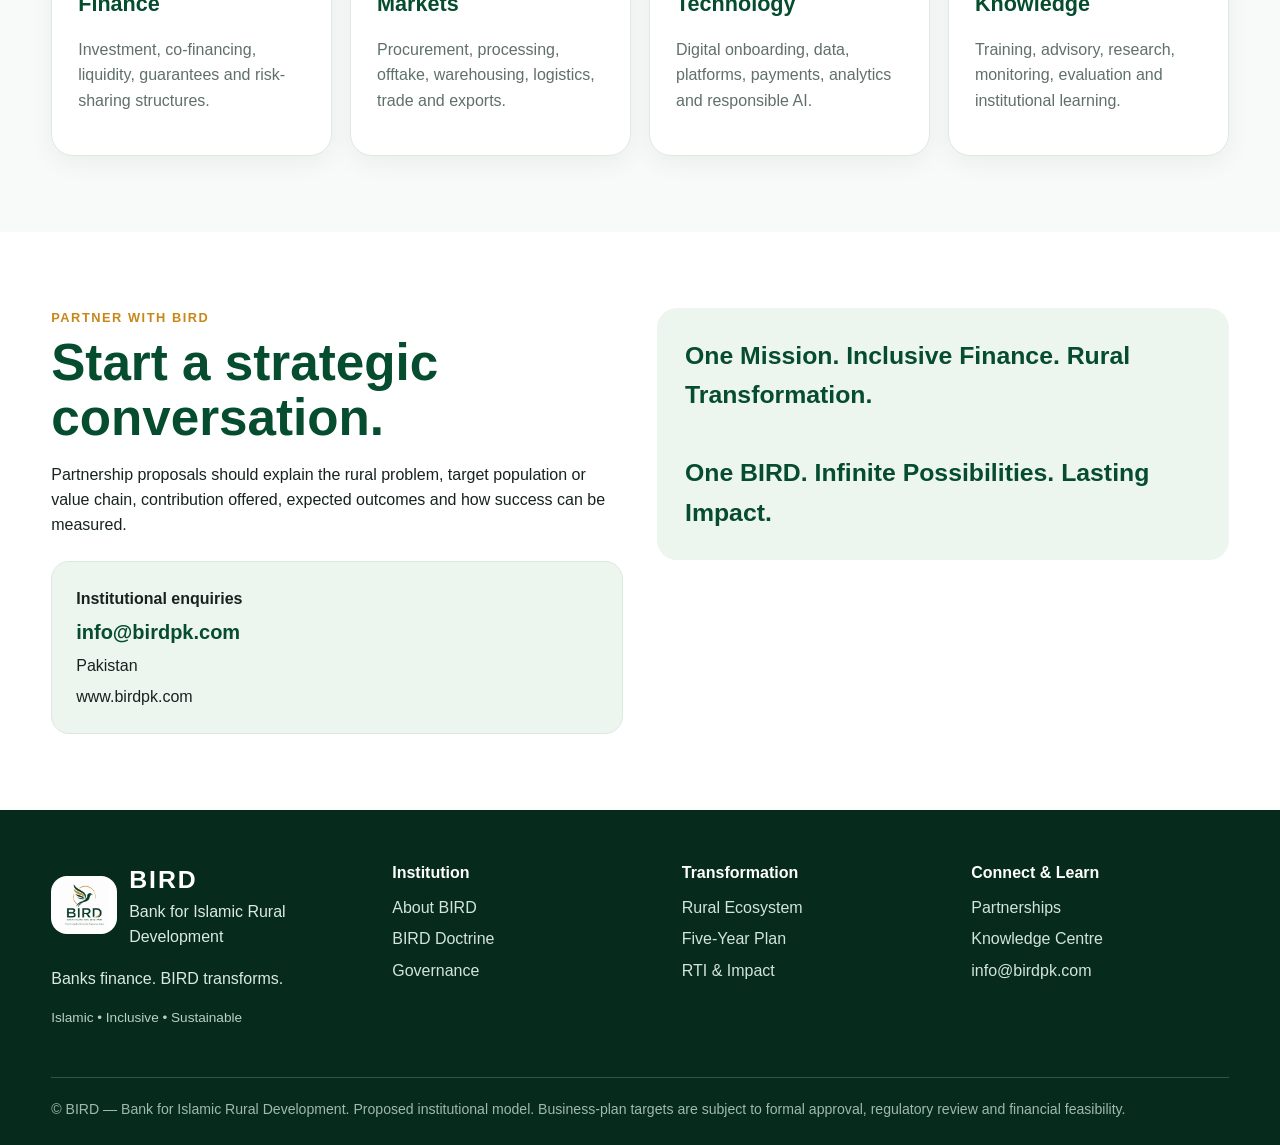
<file: partnerships.html>
<!doctype html><html lang="en"><head><meta charset="utf-8"><meta name="viewport" content="width=device-width,initial-scale=1">
<title>Partnerships | BIRD</title><meta name="description" content="BIRD — Bank for Islamic Rural Development"><link rel="stylesheet" href="styles.css"></head>
<body>
<div class="topbar"><div class="container"><span>ISLAMIC • INCLUSIVE • SUSTAINABLE</span><span>www.birdpk.com</span></div></div>
<header><div class="container nav">
<a class="brand" href="index.html"><img src="assets/bird-logo.png" alt="BIRD logo"><div><div class="brand-title">BIRD</div><div class="brand-sub">Bank for Islamic Rural Development</div></div></a>
<nav id="mainNav">
<a href="about.html">About</a><a href="doctrine.html">Doctrine</a><a href="ecosystem.html">Ecosystem</a>
<a href="five-year-plan.html">5-Year Plan</a><a href="impact.html">RTI & Impact</a><a href="governance.html">Governance</a>
<a href="knowledge.html">Knowledge</a>
<a class="btn" href="partnerships.html">Partner With BIRD</a>
</nav><button class="mobile-toggle" aria-label="Open menu" aria-expanded="false">MENU</button></div></header>

<section class="page-hero"><div class="container"><div class="eyebrow">Partnerships</div><h1>Rural transformation requires <span>many capabilities.</span></h1><p class="lead">BIRD is designed to orchestrate finance, markets, technology, knowledge, infrastructure and policy around measurable outcomes.</p></div></section>
<section><div class="container"><div class="section-head"><div class="eyebrow">Partnership Architecture</div><h2>One mission. Multiple capabilities. Shared impact.</h2><p>BIRD does not need to perform every rural development function itself. Its value can come from creating common frameworks, financing viable activities and coordinating partners around measurable outcomes.</p></div>
<div class="grid-3">
<div class="card"><div class="icon">🏛️</div><h3>Government & Regulators</h3><p>Policy, infrastructure, public data, enabling frameworks and targeted programmes.</p></div>
<div class="card"><div class="icon">🏦</div><h3>Banks, DFIs & Investors</h3><p>Capital, liquidity, payments, risk sharing, co-financing and institutional expertise.</p></div>
<div class="card"><div class="icon">🏭</div><h3>Private Sector & Value Chains</h3><p>Inputs, processing, logistics, buyers, exporters, technology and investment.</p></div>
<div class="card"><div class="icon">🌍</div><h3>Development Partners</h3><p>Technical assistance, catalytic capital, guarantees, innovation and global learning.</p></div>
<div class="card"><div class="icon">🎓</div><h3>Research & Academia</h3><p>Evidence, evaluation, innovation, training, capacity building and policy learning.</p></div>
<div class="card"><div class="icon">🤝</div><h3>Rural Communities</h3><p>Local priorities, participation, trust, accountability and community ownership.</p></div>
</div></div></section>

<section class="soft-section"><div class="container"><div class="section-head"><div class="eyebrow">Ways to Partner</div><h2>From capital to capability.</h2></div>
<div class="grid-4">
<div class="card"><h3>Finance</h3><p>Investment, co-financing, liquidity, guarantees and risk-sharing structures.</p></div>
<div class="card"><h3>Markets</h3><p>Procurement, processing, offtake, warehousing, logistics, trade and exports.</p></div>
<div class="card"><h3>Technology</h3><p>Digital onboarding, data, platforms, payments, analytics and responsible AI.</p></div>
<div class="card"><h3>Knowledge</h3><p>Training, advisory, research, monitoring, evaluation and institutional learning.</p></div>
</div></div></section>

<section><div class="container two-col"><div><div class="eyebrow">Partner With BIRD</div><h2>Start a strategic conversation.</h2><p>Partnership proposals should explain the rural problem, target population or value chain, contribution offered, expected outcomes and how success can be measured.</p>
<div class="contact-panel"><strong>Institutional enquiries</strong><a href="mailto:info@birdpk.com">info@birdpk.com</a><span>Pakistan</span><span>www.birdpk.com</span></div></div>
<div class="quote">One Mission. Inclusive Finance. Rural Transformation.<br><br>One BIRD. Infinite Possibilities. Lasting Impact.</div></div></section>

<footer><div class="container">
<div class="footer-grid">
<div><div class="brand"><img src="assets/bird-logo.png" alt="BIRD logo"><div><div class="brand-title" style="color:white">BIRD</div><div>Bank for Islamic Rural Development</div></div></div>
<p>Banks finance. BIRD transforms.</p><p class="footer-note">Islamic • Inclusive • Sustainable</p></div>
<div><h4>Institution</h4><a href="about.html">About BIRD</a><a href="doctrine.html">BIRD Doctrine</a><a href="governance.html">Governance</a></div>
<div><h4>Transformation</h4><a href="ecosystem.html">Rural Ecosystem</a><a href="five-year-plan.html">Five-Year Plan</a><a href="impact.html">RTI & Impact</a></div>
<div><h4>Connect & Learn</h4><a href="partnerships.html">Partnerships</a><a href="knowledge.html">Knowledge Centre</a><a href="mailto:info@birdpk.com">info@birdpk.com</a></div>
</div><div class="copyright">© BIRD — Bank for Islamic Rural Development. Proposed institutional model. Business-plan targets are subject to formal approval, regulatory review and financial feasibility.</div>
</div></footer>
<script src="script.js"></script>
</body></html>
</file>
<file: styles.css>
:root{
  --green:#064c2f; --green2:#0b6a42; --gold:#c88718; --navy:#123657;
  --ink:#17231d; --muted:#65736b; --cream:#fbfaf5; --pale:#edf5ef; --white:#fff;
  --shadow:0 18px 55px rgba(5,45,28,.11);
}
*{box-sizing:border-box} html{scroll-behavior:smooth}
body{margin:0;font-family:Inter,Segoe UI,Arial,sans-serif;color:var(--ink);background:#fff;line-height:1.58}
a{text-decoration:none;color:inherit}
.container{width:min(1180px,92%);margin:auto}
.topbar{background:var(--green);color:#fff;font-size:.86rem;padding:7px 0}
.topbar .container{display:flex;justify-content:space-between;gap:20px;align-items:center}
header{position:sticky;top:0;z-index:50;background:rgba(255,255,255,.97);border-bottom:1px solid #e8eee9}
.nav{display:flex;align-items:center;justify-content:space-between;min-height:82px;gap:20px}
.brand{display:flex;align-items:center;gap:12px}
.brand img{width:72px;height:58px;object-fit:contain}
.brand-title{font-weight:900;color:var(--green);font-size:1.55rem;letter-spacing:.08em}
.brand-sub{font-size:.76rem;color:#476153}
nav{display:flex;align-items:center;gap:23px;font-weight:700;font-size:.94rem}
nav a:hover{color:var(--gold)}
.btn{display:inline-flex;align-items:center;justify-content:center;padding:13px 22px;border-radius:30px;border:1px solid var(--green);font-weight:800}
.btn.primary{background:var(--green);color:#fff}
.btn.gold{background:var(--gold);color:#fff;border-color:var(--gold)}
.hero{background:radial-gradient(circle at 85% 25%,#f5e9c8 0,#f3f8f3 36%,#fff 70%);padding:75px 0 60px}
.hero-grid{display:grid;grid-template-columns:1.2fr .8fr;gap:52px;align-items:center}
.kicker{color:var(--green2);font-weight:900;letter-spacing:.17em;font-size:.86rem;text-transform:uppercase}
h1{font-size:clamp(3rem,6vw,5.7rem);line-height:.96;margin:18px 0 24px;letter-spacing:-.045em;color:#10271e}
h1 span{color:var(--green2)}
.lead{font-size:1.2rem;color:#4e6257;max-width:760px}
.hero-card{background:#fff;border-radius:28px;padding:26px;box-shadow:var(--shadow);border:1px solid #e4eee7}
.hero-card img{width:100%;max-height:245px;object-fit:contain}
.stats{display:grid;grid-template-columns:repeat(2,1fr);gap:12px;margin-top:18px}
.stat{background:var(--pale);border-radius:18px;padding:17px}
.stat b{font-size:1.75rem;color:var(--green)}
.stat small{display:block;color:var(--muted)}
section{padding:76px 0}
.section-head{max-width:780px;margin-bottom:34px}
.eyebrow{font-weight:900;color:var(--gold);text-transform:uppercase;letter-spacing:.12em;font-size:.8rem}
h2{font-size:clamp(2rem,4vw,3.35rem);line-height:1.08;margin:7px 0 12px;color:var(--green)}
h3{color:var(--green);font-size:1.35rem;margin:7px 0}
.grid-3{display:grid;grid-template-columns:repeat(3,1fr);gap:20px}
.grid-4{display:grid;grid-template-columns:repeat(4,1fr);gap:18px}
.card{padding:26px;border:1px solid #dfe9e2;border-radius:22px;background:#fff;box-shadow:0 8px 26px rgba(5,45,28,.05)}
.card .icon{font-size:2rem}
.card p{color:#607068}
.band{background:var(--green);color:#fff}
.band h2,.band h3{color:#fff}.band p{color:#dfeee6}
.pillars{display:grid;grid-template-columns:repeat(5,1fr);gap:12px}
.pillar{background:#fff;color:var(--ink);padding:20px;border-radius:18px;text-align:center}
.pillar strong{display:block;color:var(--green)}
.process{display:flex;align-items:stretch;gap:12px;flex-wrap:wrap}
.step{flex:1;min-width:145px;background:var(--pale);padding:20px;border-radius:18px;position:relative}
.step b{color:var(--green);font-size:1.1rem}
.infographic{background:#f7faf8;border:1px solid #e2ebe5;border-radius:24px;padding:18px;box-shadow:var(--shadow)}
.infographic img{width:100%;display:block;border-radius:15px}
.table-wrap{overflow:auto;border-radius:18px;border:1px solid #dfe8e2}
table{width:100%;border-collapse:collapse;font-size:.93rem}
th{background:var(--green);color:#fff;padding:13px;text-align:left}
td{padding:12px;border-bottom:1px solid #e6ece8}
tr:nth-child(even) td{background:#f7faf8}
.callout{padding:30px;border-left:6px solid var(--gold);background:#fff8ea;border-radius:18px;font-size:1.18rem}
footer{background:#062b1d;color:#dce9e1;padding:50px 0 25px}
.footer-grid{display:grid;grid-template-columns:1.2fr repeat(3,1fr);gap:32px}
footer h4{color:#fff;margin:0 0 10px}
footer a{display:block;margin:6px 0;color:#d4e4da}
footer .brand img{background:white;border-radius:16px;padding:4px}
.copyright{border-top:1px solid #315444;margin-top:35px;padding-top:20px;color:#9fb9aa;font-size:.88rem}
.page-hero{padding:55px 0;background:linear-gradient(135deg,#f3f8f4,#fff7e7)}
.page-hero h1{font-size:clamp(2.6rem,5vw,4.6rem)}
.two-col{display:grid;grid-template-columns:1fr 1fr;gap:34px;align-items:start}
.quote{font-size:1.55rem;font-weight:800;color:var(--green);padding:28px;border-radius:20px;background:var(--pale)}
.mobile-toggle{display:none}
@media(max-width:900px){
  .hero-grid,.two-col{grid-template-columns:1fr}
  .grid-3,.grid-4,.pillars{grid-template-columns:1fr 1fr}
  nav{display:none}.mobile-toggle{display:block;font-weight:900;color:var(--green)}
  .footer-grid{grid-template-columns:1fr 1fr}
  h1{font-size:3.3rem}
}
@media(max-width:600px){
  .grid-3,.grid-4,.pillars,.stats,.footer-grid{grid-template-columns:1fr}
  .hero{padding-top:42px} section{padding:52px 0}
}


/* v3 institutional refinements */
.soft-section{background:#f7faf8}
.compact-band{padding:52px 0}
.governance-grid{display:grid;grid-template-columns:repeat(3,1fr);gap:20px;margin-bottom:30px}
.governance-card{min-height:190px}
.governance-board{max-width:1040px;margin:0 auto}
.governance-infra{max-width:820px;margin:30px auto 0}
.delivery-flow{display:flex;align-items:center;justify-content:center;gap:10px;flex-wrap:wrap;margin:26px 0}
.delivery-flow div{background:#fff;border:1px solid #dfe9e2;border-radius:16px;padding:16px 18px;text-align:center;min-width:155px;box-shadow:0 8px 22px rgba(5,45,28,.05)}
.delivery-flow strong{display:block;color:var(--green);font-size:.88rem}
.delivery-flow span{display:block;color:var(--muted);font-size:.78rem;margin-top:4px}
.delivery-flow b{color:var(--gold);font-size:1.4rem}
.transformation-strip{display:flex;align-items:center;gap:10px;flex-wrap:wrap}
.transformation-strip>div{flex:1;min-width:145px;background:var(--pale);border-radius:18px;padding:20px;text-align:center}
.transformation-strip span{display:block;color:var(--gold);font-weight:900;font-size:.8rem}
.transformation-strip strong{display:block;color:var(--green);font-size:1.2rem}
.transformation-strip small{color:var(--muted)}
.transformation-strip>b{color:var(--gold);font-size:1.6rem}
.contact-panel{margin-top:24px;padding:24px;border:1px solid #dce8df;border-radius:18px;background:var(--pale);display:grid;gap:5px}
.contact-panel a{color:var(--green);font-size:1.25rem;font-weight:900}
.resource-card{display:flex;flex-direction:column}
.resource-card .text-link{margin-top:auto;padding-top:14px;color:var(--green);font-weight:900}
.footer-note{color:#b9d0c2;font-size:.85rem}
nav{gap:18px}
nav a{white-space:nowrap}
.mobile-toggle{background:none;border:0;cursor:pointer;font-size:.9rem}
@media(max-width:1050px){
 nav{gap:12px;font-size:.86rem}
 .btn{padding:11px 17px}
}
@media(max-width:900px){
 .governance-grid{grid-template-columns:1fr}
 #mainNav.open{display:flex;position:absolute;left:4%;right:4%;top:82px;background:#fff;flex-direction:column;align-items:stretch;padding:20px;border:1px solid #dfe8e2;border-radius:18px;box-shadow:var(--shadow)}
 #mainNav.open a{padding:9px 5px}
 .mobile-toggle{display:block}
}
</file>
